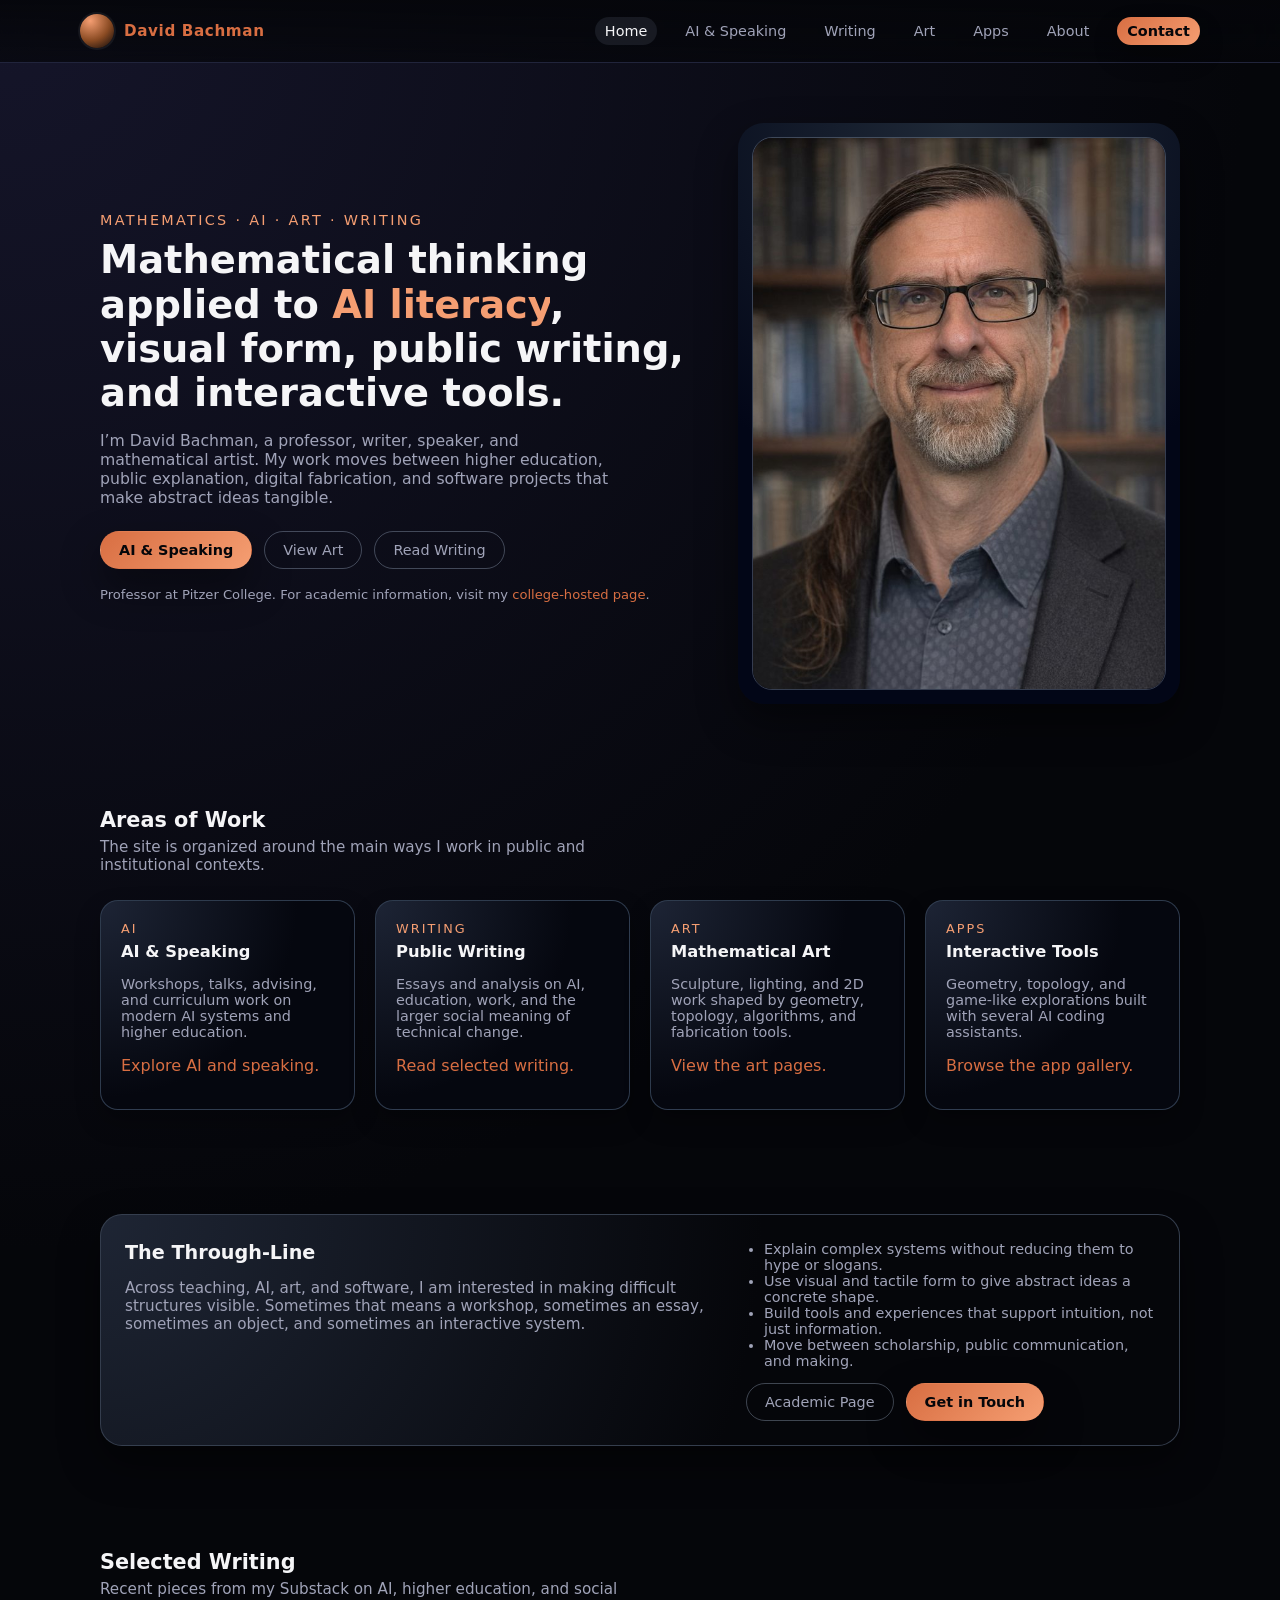
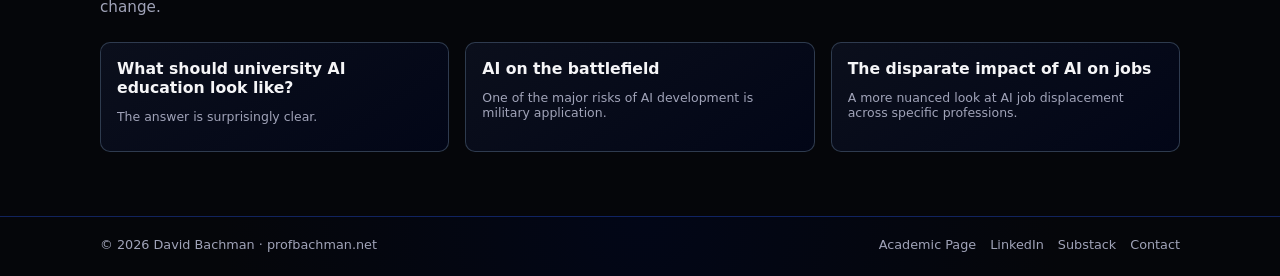
<file: index.html>
<!DOCTYPE html>
<html lang="en">
  <head>
    <meta charset="UTF-8" />
    <title>David Bachman - Mathematics, AI, Writing, and Art</title>
    <meta
      name="description"
      content="David Bachman's work across mathematics, AI literacy, writing, mathematical art, and interactive apps."
    />
    <meta name="viewport" content="width=device-width, initial-scale=1" />
    <link rel="stylesheet" href="style.css?v=20260323" />
  </head>
  <body>
    <header class="site-header">
      <div class="container nav">
        <a href="index.html" class="nav-brand">
          <div class="nav-logo" aria-hidden="true"></div>
          <div class="nav-title">David Bachman</div>
        </a>
        <button class="nav-menu-toggle" id="navToggle">Menu</button>
        <nav class="nav-links" id="navLinks">
          <a href="index.html" class="nav-link" aria-current="page">Home</a>
          <a href="ai-speaking.html" class="nav-link">AI & Speaking</a>
          <a href="writing.html" class="nav-link">Writing</a>
          <a href="art.html" class="nav-link">Art</a>
          <a href="apps.html" class="nav-link">Apps</a>
          <a href="about.html" class="nav-link">About</a>
          <a href="contact.html" class="nav-link nav-link--primary">Contact</a>
        </nav>
      </div>
    </header>

    <main>
      <section class="hero">
        <div class="container hero-grid">
          <div>
            <div class="hero-kicker">Mathematics · AI · Art · Writing</div>
            <h1 class="hero-title">
              Mathematical thinking applied to <span>AI literacy</span>, visual form, public
              writing, and interactive tools.
            </h1>
            <p class="hero-text">
              I’m David Bachman, a professor, writer, speaker, and mathematical artist. My
              work moves between higher education, public explanation, digital fabrication,
              and software projects that make abstract ideas tangible.
            </p>
            <div class="hero-actions">
              <a href="ai-speaking.html" class="button button--primary">AI & Speaking</a>
              <a href="art.html" class="button button--ghost">View Art</a>
              <a href="writing.html" class="button button--ghost">Read Writing</a>
            </div>
            <p class="hero-meta">
              Professor at Pitzer College. For academic information, visit my
              <a href="https://pzacad.pitzer.edu/~dbachman/" target="_blank" rel="noreferrer"
                >college-hosted page</a
              >.
            </p>
          </div>

          <div class="hero-photo-wrap">
            <div class="hero-photo-card">
              <div class="hero-photo-inner">
                <img src="assets/headshot-20260420b.jpg" alt="Portrait of David Bachman" />
              </div>
            </div>
            <div class="hero-orb hero-orb--top"></div>
            <div class="hero-orb hero-orb--bottom"></div>
          </div>
        </div>
      </section>

      <section class="section">
        <div class="container">
          <h2 class="section-heading">Areas of Work</h2>
          <p class="section-subtitle">
            The site is organized around the main ways I work in public and institutional
            contexts.
          </p>
          <div class="card-grid card-grid--4">
            <article class="card">
              <div class="card-label">AI</div>
              <h3 class="card-title">AI & Speaking</h3>
              <p class="card-body">
                Workshops, talks, advising, and curriculum work on modern AI systems and
                higher education.
              </p>
              <p><a href="ai-speaking.html">Explore AI and speaking.</a></p>
            </article>

            <article class="card">
              <div class="card-label">Writing</div>
              <h3 class="card-title">Public Writing</h3>
              <p class="card-body">
                Essays and analysis on AI, education, work, and the larger social meaning of
                technical change.
              </p>
              <p><a href="writing.html">Read selected writing.</a></p>
            </article>

            <article class="card">
              <div class="card-label">Art</div>
              <h3 class="card-title">Mathematical Art</h3>
              <p class="card-body">
                Sculpture, lighting, and 2D work shaped by geometry, topology, algorithms,
                and fabrication tools.
              </p>
              <p><a href="art.html">View the art pages.</a></p>
            </article>

            <article class="card">
              <div class="card-label">Apps</div>
              <h3 class="card-title">Interactive Tools</h3>
              <p class="card-body">
                Geometry, topology, and game-like explorations built with several AI coding
                assistants.
              </p>
              <p><a href="apps.html">Browse the app gallery.</a></p>
            </article>
          </div>
        </div>
      </section>

      <section class="section section--tight">
        <div class="container">
          <div class="callout">
            <div>
              <h2 class="callout-title">The Through-Line</h2>
              <p class="callout-text">
                Across teaching, AI, art, and software, I am interested in making difficult
                structures visible. Sometimes that means a workshop, sometimes an essay,
                sometimes an object, and sometimes an interactive system.
              </p>
            </div>
            <div>
              <ul class="callout-list">
                <li>Explain complex systems without reducing them to hype or slogans.</li>
                <li>Use visual and tactile form to give abstract ideas a concrete shape.</li>
                <li>Build tools and experiences that support intuition, not just information.</li>
                <li>Move between scholarship, public communication, and making.</li>
              </ul>
              <div class="link-cluster" style="margin-top: 14px;">
                <a
                  href="https://pzacad.pitzer.edu/~dbachman/"
                  class="button button--ghost"
                  target="_blank"
                  rel="noreferrer"
                  >Academic Page</a
                >
                <a href="contact.html" class="button button--primary">Get in Touch</a>
              </div>
            </div>
          </div>
        </div>
      </section>

      <section class="section">
        <div class="container">
          <h2 class="section-heading">Selected Writing</h2>
          <p class="section-subtitle">
            Recent pieces from my Substack on AI, higher education, and social change.
          </p>
          <div class="post-grid">
            <a
              href="https://profbachman.substack.com/p/what-should-university-ai-education"
              class="post-card"
              target="_blank"
              rel="noreferrer"
            >
              <h3 class="post-title">What should university AI education look like?</h3>
              <p class="post-meta">The answer is surprisingly clear.</p>
            </a>
            <a
              href="https://profbachman.substack.com/p/ai-on-the-battlefield"
              class="post-card"
              target="_blank"
              rel="noreferrer"
            >
              <h3 class="post-title">AI on the battlefield</h3>
              <p class="post-meta">
                One of the major risks of AI development is military application.
              </p>
            </a>
            <a
              href="https://profbachman.substack.com/p/the-disparate-impact-of-ai-on-jobs"
              class="post-card"
              target="_blank"
              rel="noreferrer"
            >
              <h3 class="post-title">The disparate impact of AI on jobs</h3>
              <p class="post-meta">
                A more nuanced look at AI job displacement across specific professions.
              </p>
            </a>
          </div>
        </div>
      </section>
    </main>

    <footer class="site-footer">
      <div class="container footer-inner">
        <div>© <span id="year"></span> David Bachman · profbachman.net</div>
        <div class="footer-links">
          <a
            href="https://pzacad.pitzer.edu/~dbachman/"
            target="_blank"
            rel="noreferrer"
            >Academic Page</a
          >
          <a
            href="https://www.linkedin.com/in/david-bachman-214b5237a/"
            target="_blank"
            rel="noreferrer"
            >LinkedIn</a
          >
          <a href="https://profbachman.substack.com" target="_blank" rel="noreferrer"
            >Substack</a
          >
          <a href="contact.html">Contact</a>
        </div>
      </div>
    </footer>

    <script>
      document.getElementById("year").textContent = new Date().getFullYear();

      const navToggle = document.getElementById("navToggle");
      const navLinks = document.getElementById("navLinks");
      if (navToggle && navLinks) {
        navToggle.addEventListener("click", () => {
          navToggle.classList.toggle("open");
        });
      }
    </script>
  </body>
</html>
</file>
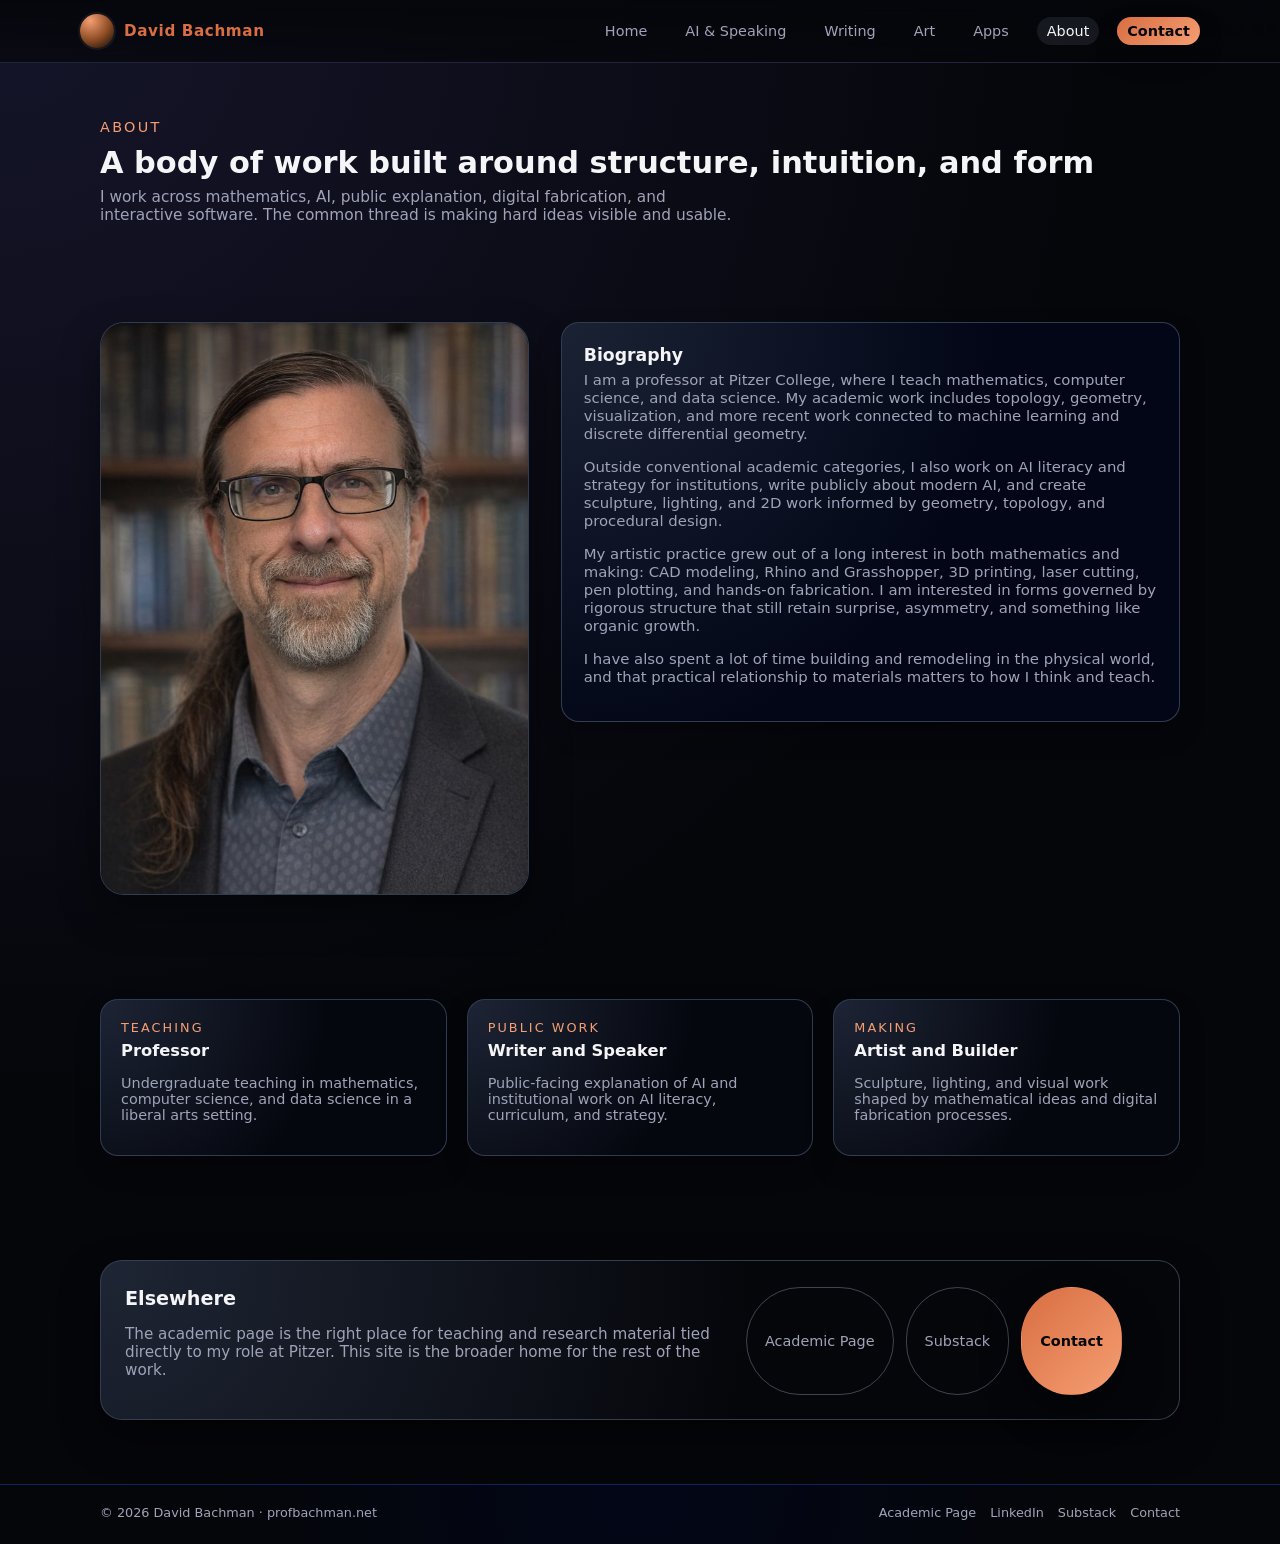
<file: about.html>
<!DOCTYPE html>
<html lang="en">
  <head>
    <meta charset="UTF-8" />
    <title>About - David Bachman</title>
    <meta
      name="description"
      content="About David Bachman's work across mathematics, AI, art, and public communication."
    />
    <meta name="viewport" content="width=device-width, initial-scale=1" />
    <link rel="stylesheet" href="style.css?v=20260323" />
  </head>
  <body>
    <header class="site-header">
      <div class="container nav">
        <a href="index.html" class="nav-brand">
          <div class="nav-logo" aria-hidden="true"></div>
          <div class="nav-title">David Bachman</div>
        </a>
        <button class="nav-menu-toggle" id="navToggle">Menu</button>
        <nav class="nav-links" id="navLinks">
          <a href="index.html" class="nav-link">Home</a>
          <a href="ai-speaking.html" class="nav-link">AI & Speaking</a>
          <a href="writing.html" class="nav-link">Writing</a>
          <a href="art.html" class="nav-link">Art</a>
          <a href="apps.html" class="nav-link">Apps</a>
          <a href="about.html" class="nav-link" aria-current="page">About</a>
          <a href="contact.html" class="nav-link nav-link--primary">Contact</a>
        </nav>
      </div>
    </header>

    <main>
      <section class="page-hero">
        <div class="container">
          <div class="hero-kicker">About</div>
          <h1 class="page-hero-title">A body of work built around structure, intuition, and form</h1>
          <p class="page-hero-subtitle">
            I work across mathematics, AI, public explanation, digital fabrication, and
            interactive software. The common thread is making hard ideas visible and usable.
          </p>
        </div>
      </section>

      <section class="section">
        <div class="container bio-grid">
          <div class="media-card">
            <img src="assets/headshot-20260420b.jpg" alt="Portrait of David Bachman" />
          </div>

          <div class="panel">
            <h3>Biography</h3>
            <p>
              I am a professor at Pitzer College, where I teach mathematics, computer
              science, and data science. My academic work includes topology, geometry,
              visualization, and more recent work connected to machine learning and discrete
              differential geometry.
            </p>
            <p>
              Outside conventional academic categories, I also work on AI literacy and
              strategy for institutions, write publicly about modern AI, and create sculpture,
              lighting, and 2D work informed by geometry, topology, and procedural design.
            </p>
            <p>
              My artistic practice grew out of a long interest in both mathematics and making:
              CAD modeling, Rhino and Grasshopper, 3D printing, laser cutting, pen plotting,
              and hands-on fabrication. I am interested in forms governed by rigorous
              structure that still retain surprise, asymmetry, and something like organic
              growth.
            </p>
            <p>
              I have also spent a lot of time building and remodeling in the physical world,
              and that practical relationship to materials matters to how I think and teach.
            </p>
          </div>
        </div>
      </section>

      <section class="section section--tight">
        <div class="container card-grid">
          <article class="card">
            <div class="card-label">Teaching</div>
            <h3 class="card-title">Professor</h3>
            <p class="card-body">
              Undergraduate teaching in mathematics, computer science, and data science in a
              liberal arts setting.
            </p>
          </article>
          <article class="card">
            <div class="card-label">Public Work</div>
            <h3 class="card-title">Writer and Speaker</h3>
            <p class="card-body">
              Public-facing explanation of AI and institutional work on AI literacy,
              curriculum, and strategy.
            </p>
          </article>
          <article class="card">
            <div class="card-label">Making</div>
            <h3 class="card-title">Artist and Builder</h3>
            <p class="card-body">
              Sculpture, lighting, and visual work shaped by mathematical ideas and digital
              fabrication processes.
            </p>
          </article>
        </div>
      </section>

      <section class="section">
        <div class="container">
          <div class="callout">
            <div>
              <h2 class="callout-title">Elsewhere</h2>
              <p class="callout-text">
                The academic page is the right place for teaching and research material tied
                directly to my role at Pitzer. This site is the broader home for the rest of
                the work.
              </p>
            </div>
            <div class="link-cluster">
              <a
                href="https://pzacad.pitzer.edu/~dbachman/"
                class="button button--ghost"
                target="_blank"
                rel="noreferrer"
                >Academic Page</a
              >
              <a
                href="https://profbachman.substack.com"
                class="button button--ghost"
                target="_blank"
                rel="noreferrer"
                >Substack</a
              >
              <a href="contact.html" class="button button--primary">Contact</a>
            </div>
          </div>
        </div>
      </section>
    </main>

    <footer class="site-footer">
      <div class="container footer-inner">
        <div>© <span id="year"></span> David Bachman · profbachman.net</div>
        <div class="footer-links">
          <a
            href="https://pzacad.pitzer.edu/~dbachman/"
            target="_blank"
            rel="noreferrer"
            >Academic Page</a
          >
          <a
            href="https://www.linkedin.com/in/david-bachman-214b5237a/"
            target="_blank"
            rel="noreferrer"
            >LinkedIn</a
          >
          <a href="https://profbachman.substack.com" target="_blank" rel="noreferrer"
            >Substack</a
          >
          <a href="contact.html">Contact</a>
        </div>
      </div>
    </footer>

    <script>
      document.getElementById("year").textContent = new Date().getFullYear();
      const navToggle = document.getElementById("navToggle");
      const navLinks = document.getElementById("navLinks");
      if (navToggle && navLinks) {
        navToggle.addEventListener("click", () => {
          navToggle.classList.toggle("open");
        });
      }
    </script>
  </body>
</html>
</file>
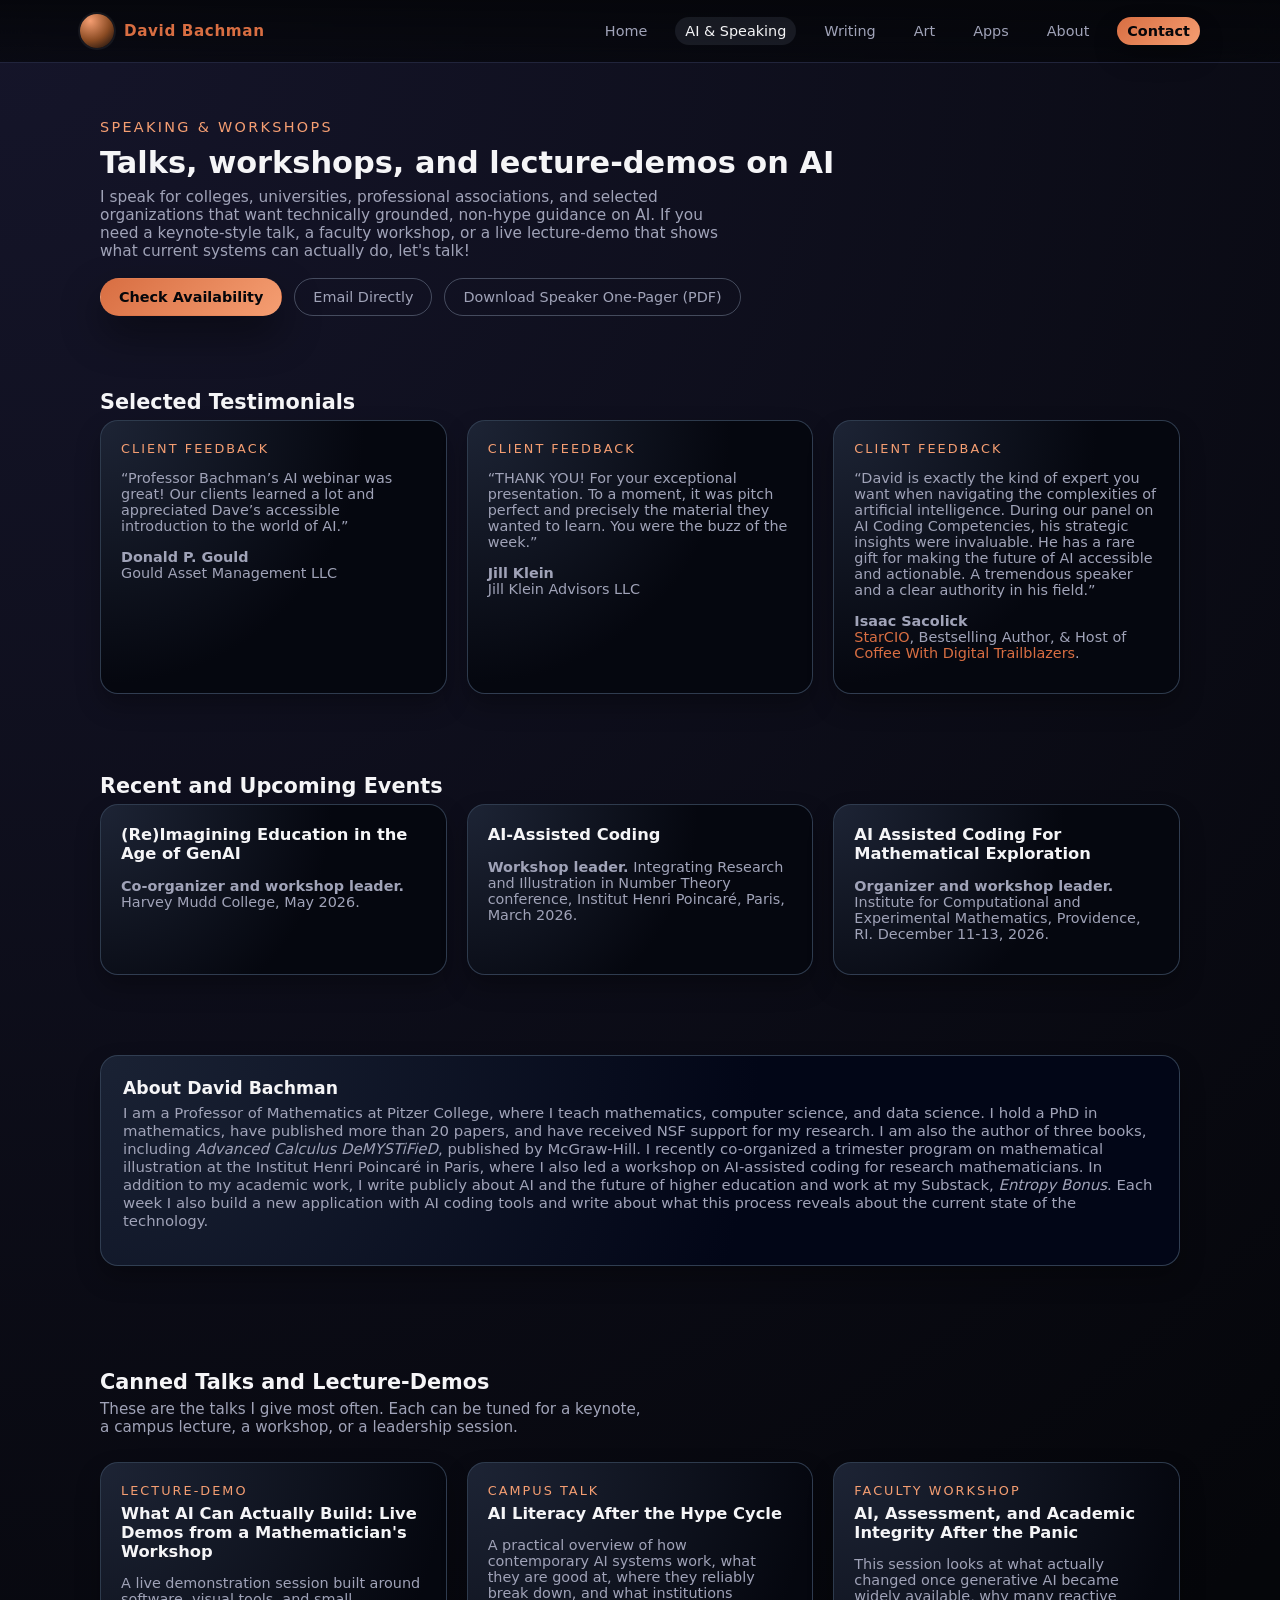
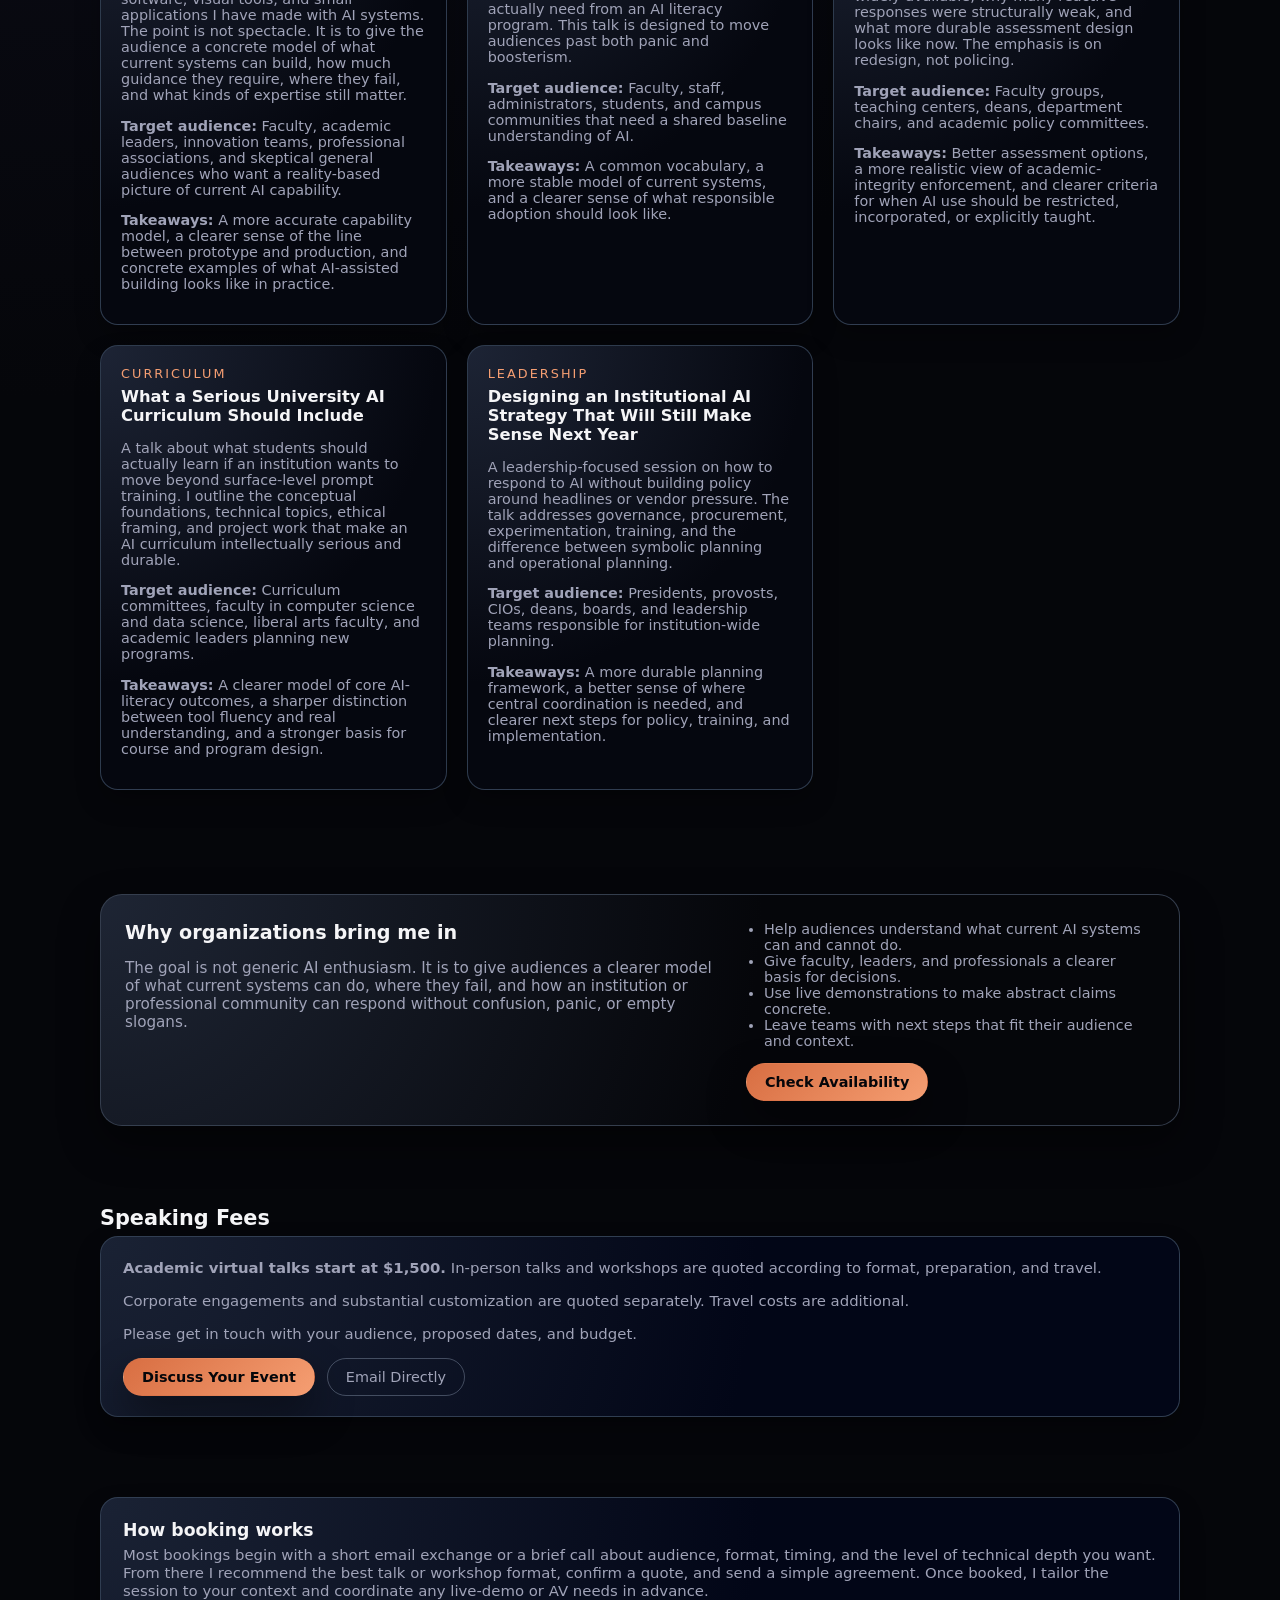
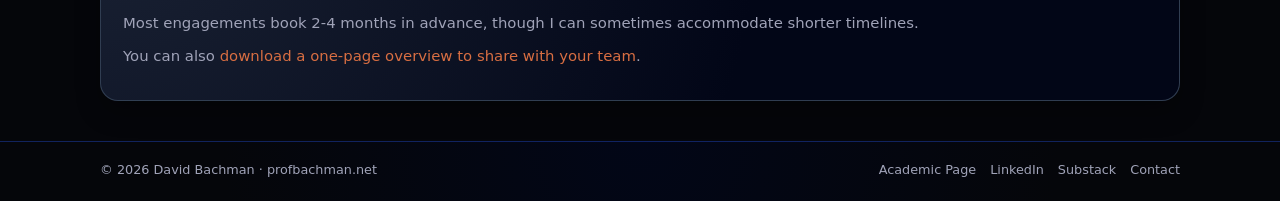
<file: ai-speaking.html>
<!DOCTYPE html>
<html lang="en">
  <head>
    <meta charset="UTF-8" />
    <title>AI and Speaking - David Bachman</title>
    <meta
      name="description"
      content="Paid AI talks, workshops, and lecture-demos by David Bachman for colleges, universities, and professional audiences."
    />
    <meta name="viewport" content="width=device-width, initial-scale=1" />
    <link rel="stylesheet" href="style.css?v=20260323" />
  </head>
  <body>
    <header class="site-header">
      <div class="container nav">
        <a href="index.html" class="nav-brand">
          <div class="nav-logo" aria-hidden="true"></div>
          <div class="nav-title">David Bachman</div>
        </a>
        <button class="nav-menu-toggle" id="navToggle">Menu</button>
        <nav class="nav-links" id="navLinks">
          <a href="index.html" class="nav-link">Home</a>
          <a href="ai-speaking.html" class="nav-link" aria-current="page">AI & Speaking</a>
          <a href="writing.html" class="nav-link">Writing</a>
          <a href="art.html" class="nav-link">Art</a>
          <a href="apps.html" class="nav-link">Apps</a>
          <a href="about.html" class="nav-link">About</a>
          <a href="contact.html" class="nav-link nav-link--primary">Contact</a>
        </nav>
      </div>
    </header>

    <main>
      <section class="page-hero">
        <div class="container">
          <div class="hero-kicker">Speaking & Workshops</div>
          <h1 class="page-hero-title">Talks, workshops, and lecture-demos on AI</h1>
          <p class="page-hero-subtitle">
            I speak for colleges, universities, professional associations, and selected
            organizations that want technically grounded, non-hype guidance on AI. If you
            need a keynote-style talk, a faculty workshop, or a live lecture-demo that
            shows what current systems can actually do, let's talk!
          </p>
          <div class="link-cluster" style="margin-top: 18px;">
            <a href="contact.html" class="button button--primary">Check Availability</a>
            <a href="mailto:davbachman@gmail.com" class="button button--ghost"
              >Email Directly</a
            >
            <a
              href="assets/david-bachman-speaker-one-pager.pdf"
              class="button button--ghost"
              download
              >Download Speaker One-Pager (PDF)</a
            >
          </div>
        </div>
      </section>

      <section class="section section--tight">
        <div class="container">
          <h2 class="section-heading">Selected Testimonials</h2>
          <div class="card-grid">
            <article class="card">
              <div class="card-label">Client Feedback</div>
              <p class="card-body">
                “Professor Bachman’s AI webinar was great! Our clients learned a lot and
                appreciated Dave’s accessible introduction to the world of AI.”
              </p>
              <p class="card-body">
                <strong>Donald P. Gould</strong><br />
                Gould Asset Management LLC
              </p>
            </article>

            <article class="card">
              <div class="card-label">Client Feedback</div>
              <p class="card-body">
                “THANK YOU! For your exceptional presentation. To a moment, it was pitch
                perfect and precisely the material they wanted to learn. You were the buzz
                of the week.”
              </p>
              <p class="card-body">
                <strong>Jill Klein</strong><br />
                Jill Klein Advisors LLC
              </p>
            </article>

            <article class="card">
              <div class="card-label">Client Feedback</div>
              <p class="card-body">
                “David is exactly the kind of expert you want when navigating the
                complexities of artificial intelligence. During our panel on AI Coding
                Competencies, his strategic insights were invaluable. He has a rare gift
                for making the future of AI accessible and actionable. A tremendous speaker
                and a clear authority in his field.”
              </p>
              <p class="card-body">
                <strong>Isaac Sacolick</strong><br />
                <a href="https://www.starcio.com" target="_blank" rel="noreferrer"
                  >StarCIO</a
                >, Bestselling Author, &amp; Host of
                <a
                  href="https://drive.starcio.com/coffee-with-digital-trailblazers/"
                  target="_blank"
                  rel="noreferrer"
                  >Coffee With Digital Trailblazers</a
                >.
              </p>
            </article>
          </div>
        </div>
      </section>

      <section class="section section--tight">
        <div class="container">
          <h2 class="section-heading">Recent and Upcoming Events</h2>
          <div class="card-grid">
            <article class="card">
              <h3 class="card-title">(Re)Imagining Education in the Age of GenAI</h3>
              <p class="card-body">
                <strong>Co-organizer and workshop leader.</strong> Harvey Mudd College,
                May 2026.
              </p>
            </article>
            <article class="card">
              <h3 class="card-title">AI-Assisted Coding</h3>
              <p class="card-body">
                <strong>Workshop leader.</strong> Integrating Research and Illustration in
                Number Theory conference, Institut Henri Poincaré, Paris, March 2026.
              </p>
            </article>

            <article class="card">
              <h3 class="card-title">AI Assisted Coding For Mathematical Exploration</h3>
              <p class="card-body">
                <strong>Organizer and workshop leader.</strong> Institute for Computational
                and Experimental Mathematics, Providence, RI. December 11-13, 2026.
              </p>
            </article>
          </div>
        </div>
      </section>

      <section class="section section--tight">
        <div class="container">
          <article class="panel">
            <h3>About David Bachman</h3>
            <p>
              I am a Professor of Mathematics at Pitzer College, where I teach mathematics,
              computer science, and data science. I hold a PhD in mathematics, have
              published more than 20 papers, and have received NSF support for my research.
              I am also the author of three books, including
              <em>Advanced Calculus DeMYSTiFieD</em>, published by McGraw-Hill. I recently
              co-organized a trimester program on mathematical illustration at the Institut
              Henri Poincaré in Paris, where I also led a workshop on AI-assisted coding
              for research mathematicians. In addition to my academic work, I write
              publicly about AI and the future of higher education and work at my
              Substack, <em>Entropy Bonus</em>. Each week I also build a new application
              with AI coding tools and write about what this process reveals about the
              current state of the technology.
            </p>
          </article>
        </div>
      </section>

      <section class="section">
        <div class="container">
          <h2 class="section-heading">Canned Talks and Lecture-Demos</h2>
          <p class="section-subtitle">
            These are the talks I give most often. Each can be tuned for a keynote, a campus
            lecture, a workshop, or a leadership session.
          </p>
          <div class="card-grid">
            <article class="card">
              <div class="card-label">Lecture-Demo</div>
              <h3 class="card-title">
                What AI Can Actually Build: Live Demos from a Mathematician&apos;s Workshop
              </h3>
              <p class="card-body">
                A live demonstration session built around software, visual tools, and
                small applications I have made with AI systems. The point is not spectacle.
                It is to give the audience a concrete model of what current systems can
                build, how much guidance they require, where they fail, and what kinds of
                expertise still matter.
              </p>
              <p class="card-body">
                <strong>Target audience:</strong> Faculty, academic leaders, innovation
                teams, professional associations, and skeptical general audiences who want a
                reality-based picture of current AI capability.
              </p>
              <p class="card-body">
                <strong>Takeaways:</strong> A more accurate capability model, a clearer
                sense of the line between prototype and production, and concrete examples of
                what AI-assisted building looks like in practice.
              </p>
            </article>

            <article class="card">
              <div class="card-label">Campus Talk</div>
              <h3 class="card-title">AI Literacy After the Hype Cycle</h3>
              <p class="card-body">
                A practical overview of how contemporary AI systems work, what they are good
                at, where they reliably break down, and what institutions actually need from
                an AI literacy program. This talk is designed to move audiences past both
                panic and boosterism.
              </p>
              <p class="card-body">
                <strong>Target audience:</strong> Faculty, staff, administrators, students,
                and campus communities that need a shared baseline understanding of AI.
              </p>
              <p class="card-body">
                <strong>Takeaways:</strong> A common vocabulary, a more stable model of
                current systems, and a clearer sense of what responsible adoption should look
                like.
              </p>
            </article>

            <article class="card">
              <div class="card-label">Faculty Workshop</div>
              <h3 class="card-title">AI, Assessment, and Academic Integrity After the Panic</h3>
              <p class="card-body">
                This session looks at what actually changed once generative AI became widely
                available, why many reactive responses were structurally weak, and what more
                durable assessment design looks like now. The emphasis is on redesign, not
                policing.
              </p>
              <p class="card-body">
                <strong>Target audience:</strong> Faculty groups, teaching centers, deans,
                department chairs, and academic policy committees.
              </p>
              <p class="card-body">
                <strong>Takeaways:</strong> Better assessment options, a more realistic view
                of academic-integrity enforcement, and clearer criteria for when AI use
                should be restricted, incorporated, or explicitly taught.
              </p>
            </article>

            <article class="card">
              <div class="card-label">Curriculum</div>
              <h3 class="card-title">What a Serious University AI Curriculum Should Include</h3>
              <p class="card-body">
                A talk about what students should actually learn if an institution wants to
                move beyond surface-level prompt training. I outline the conceptual
                foundations, technical topics, ethical framing, and project work that make
                an AI curriculum intellectually serious and durable.
              </p>
              <p class="card-body">
                <strong>Target audience:</strong> Curriculum committees, faculty in computer
                science and data science, liberal arts faculty, and academic leaders planning
                new programs.
              </p>
              <p class="card-body">
                <strong>Takeaways:</strong> A clearer model of core AI-literacy outcomes, a
                sharper distinction between tool fluency and real understanding, and a
                stronger basis for course and program design.
              </p>
            </article>

            <article class="card">
              <div class="card-label">Leadership</div>
              <h3 class="card-title">
                Designing an Institutional AI Strategy That Will Still Make Sense Next Year
              </h3>
              <p class="card-body">
                A leadership-focused session on how to respond to AI without building policy
                around headlines or vendor pressure. The talk addresses governance,
                procurement, experimentation, training, and the difference between symbolic
                planning and operational planning.
              </p>
              <p class="card-body">
                <strong>Target audience:</strong> Presidents, provosts, CIOs, deans, boards,
                and leadership teams responsible for institution-wide planning.
              </p>
              <p class="card-body">
                <strong>Takeaways:</strong> A more durable planning framework, a better sense
                of where central coordination is needed, and clearer next steps for policy,
                training, and implementation.
              </p>
            </article>
          </div>
        </div>
      </section>

      <section class="section section--tight">
        <div class="container">
          <div class="callout">
            <div>
              <h2 class="callout-title">Why organizations bring me in</h2>
              <p class="callout-text">
                The goal is not generic AI enthusiasm. It is to give audiences a clearer
                model of what current systems can do, where they fail, and how an
                institution or professional community can respond without confusion, panic,
                or empty slogans.
              </p>
            </div>
            <div>
              <ul class="callout-list">
                <li>Help audiences understand what current AI systems can and cannot do.</li>
                <li>Give faculty, leaders, and professionals a clearer basis for decisions.</li>
                <li>Use live demonstrations to make abstract claims concrete.</li>
                <li>Leave teams with next steps that fit their audience and context.</li>
              </ul>
              <div class="link-cluster" style="margin-top: 14px;">
                <a href="contact.html" class="button button--primary">Check Availability</a>
              </div>
            </div>
          </div>
        </div>
      </section>

      <section class="section section--tight" id="speaking-fees">
        <div class="container">
          <h2 class="section-heading">Speaking Fees</h2>
          <article class="panel">
            <p>
              <strong>Academic virtual talks start at $1,500.</strong> In-person talks and
              workshops are quoted according to format, preparation, and travel.
            </p>
            <p>
              Corporate engagements and substantial customization are quoted separately.
              Travel costs are additional.
            </p>
            <p>
              Please get in touch with your audience, proposed dates, and budget.
            </p>
            <div class="link-cluster">
              <a href="contact.html" class="button button--primary">Discuss Your Event</a>
              <a href="mailto:davbachman@gmail.com" class="button button--ghost">Email Directly</a>
            </div>
          </article>
        </div>
      </section>

      <section class="section section--tight">
        <div class="container">
          <article class="panel">
            <h3>How booking works</h3>
            <p>
              Most bookings begin with a short email exchange or a brief call about audience,
              format, timing, and the level of technical depth you want. From there I
              recommend the best talk or workshop format, confirm a quote, and send a simple
              agreement. Once booked, I tailor the session to your
              context and coordinate any live-demo or AV needs in advance.
            </p>
            <p>
              Most engagements book 2-4 months in advance, though I can sometimes
              accommodate shorter timelines.
            </p>
            <p>
              You can also
              <a href="assets/david-bachman-speaker-one-pager.pdf" download
                >download a one-page overview to share with your team</a
              >.
            </p>
          </article>
        </div>
      </section>
    </main>

    <footer class="site-footer">
      <div class="container footer-inner">
        <div>© <span id="year"></span> David Bachman · profbachman.net</div>
        <div class="footer-links">
          <a
            href="https://pzacad.pitzer.edu/~dbachman/"
            target="_blank"
            rel="noreferrer"
            >Academic Page</a
          >
          <a
            href="https://www.linkedin.com/in/david-bachman-214b5237a/"
            target="_blank"
            rel="noreferrer"
            >LinkedIn</a
          >
          <a href="https://profbachman.substack.com" target="_blank" rel="noreferrer"
            >Substack</a
          >
          <a href="contact.html">Contact</a>
        </div>
      </div>
    </footer>

    <script>
      document.getElementById("year").textContent = new Date().getFullYear();
      const navToggle = document.getElementById("navToggle");
      const navLinks = document.getElementById("navLinks");
      if (navToggle && navLinks) {
        navToggle.addEventListener("click", () => {
          navToggle.classList.toggle("open");
        });
      }
    </script>
  </body>
</html>
</file>
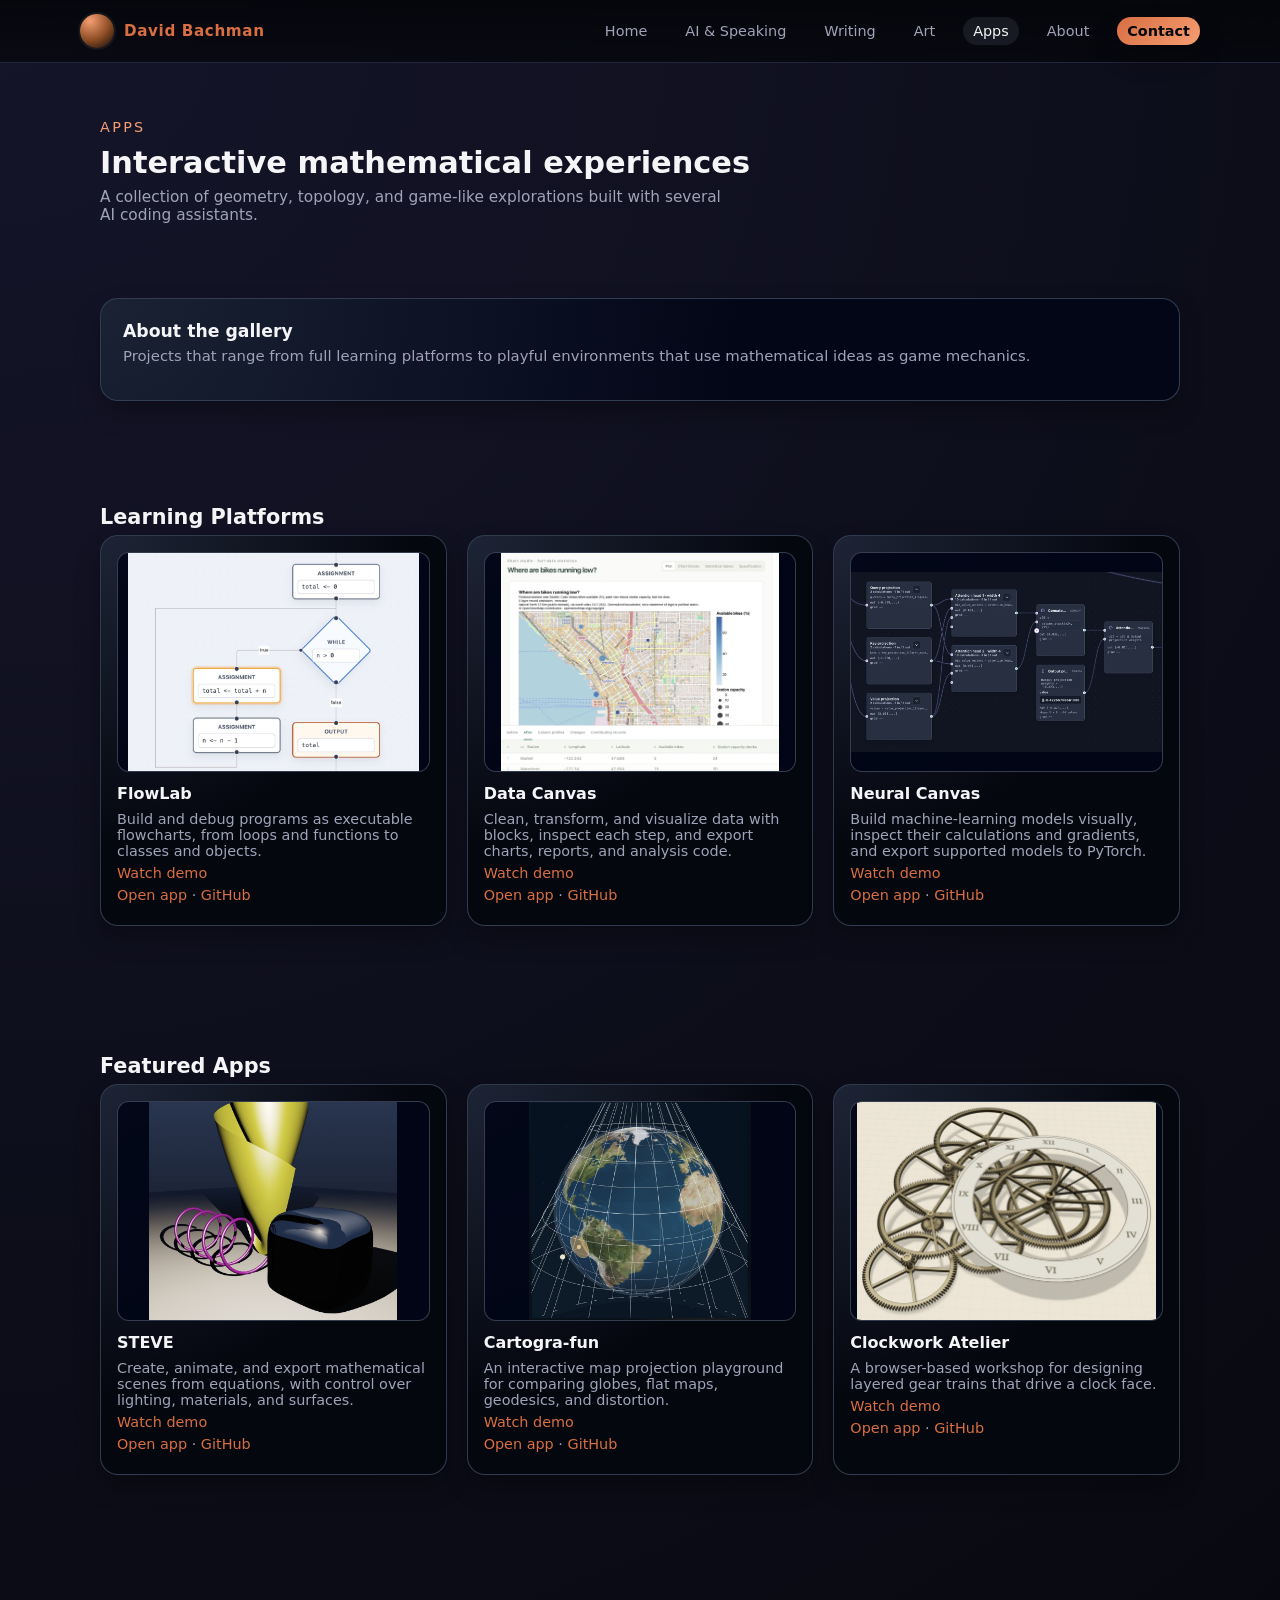
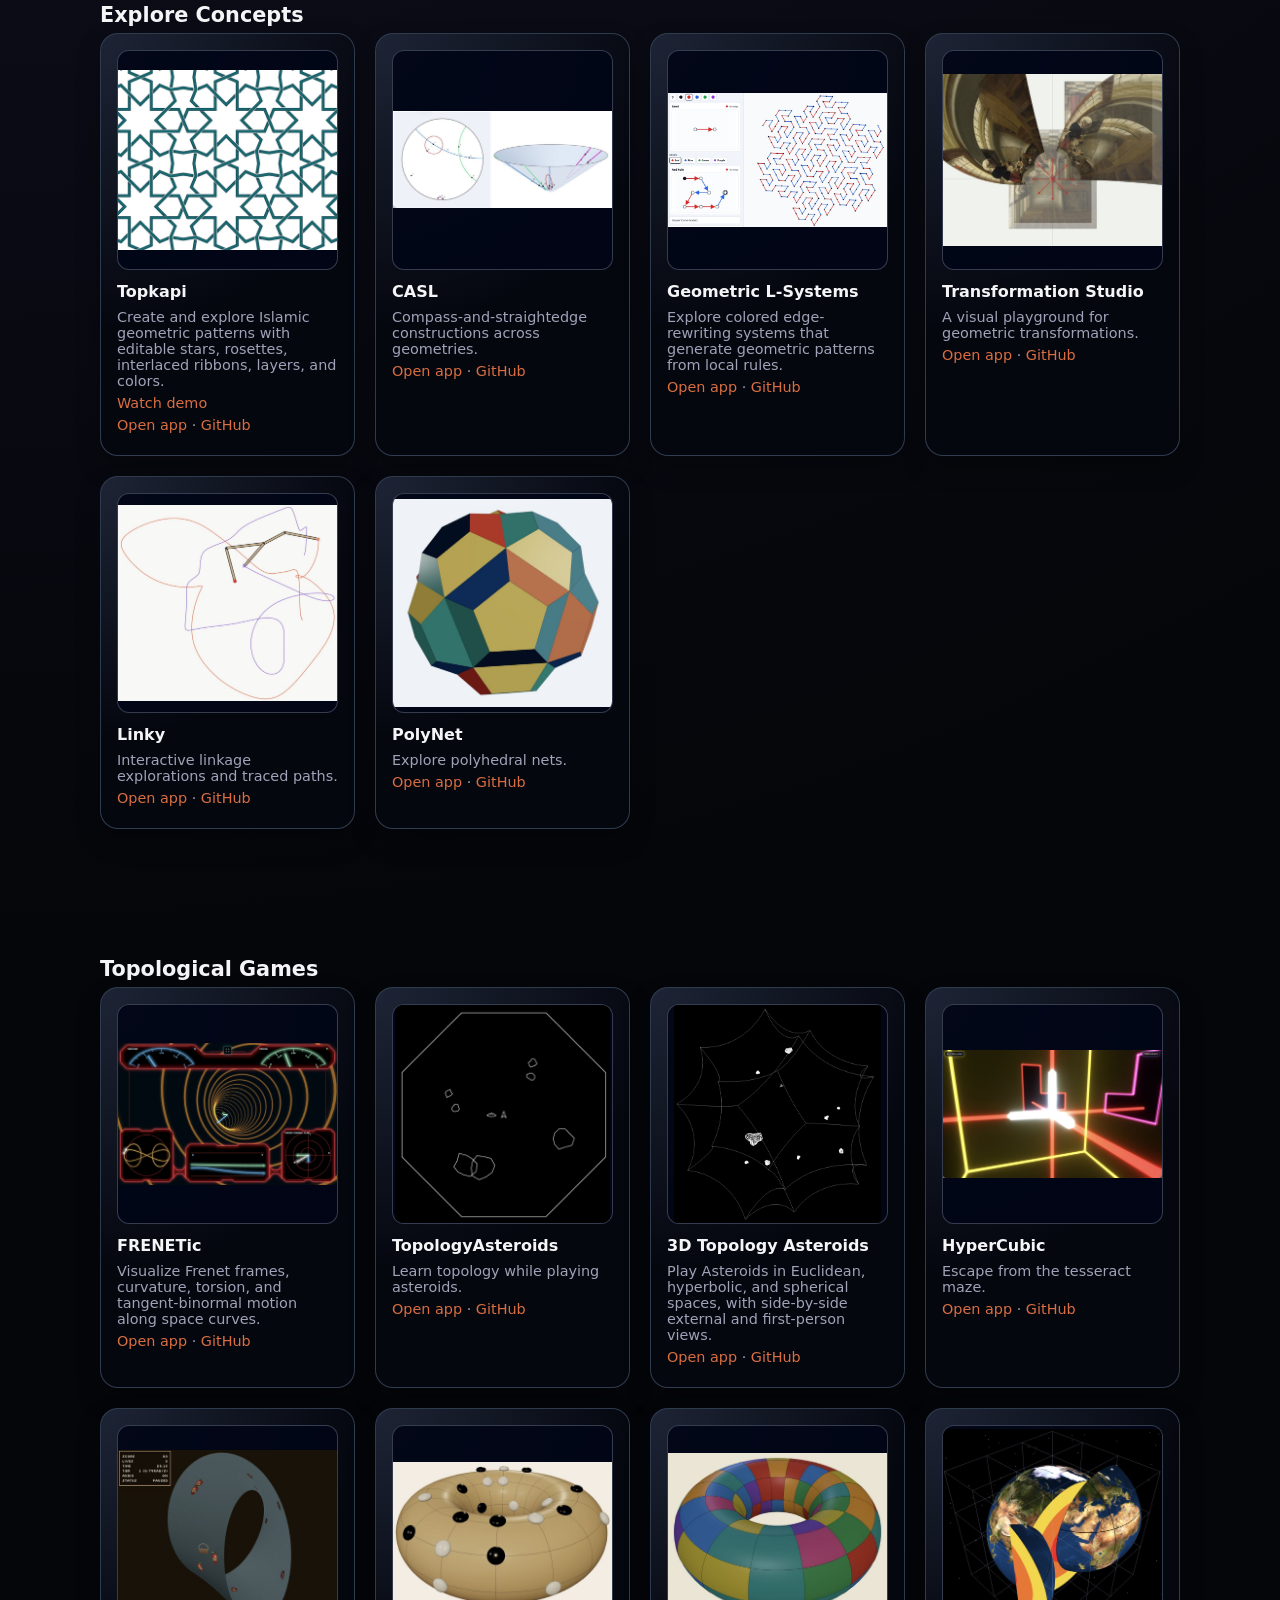
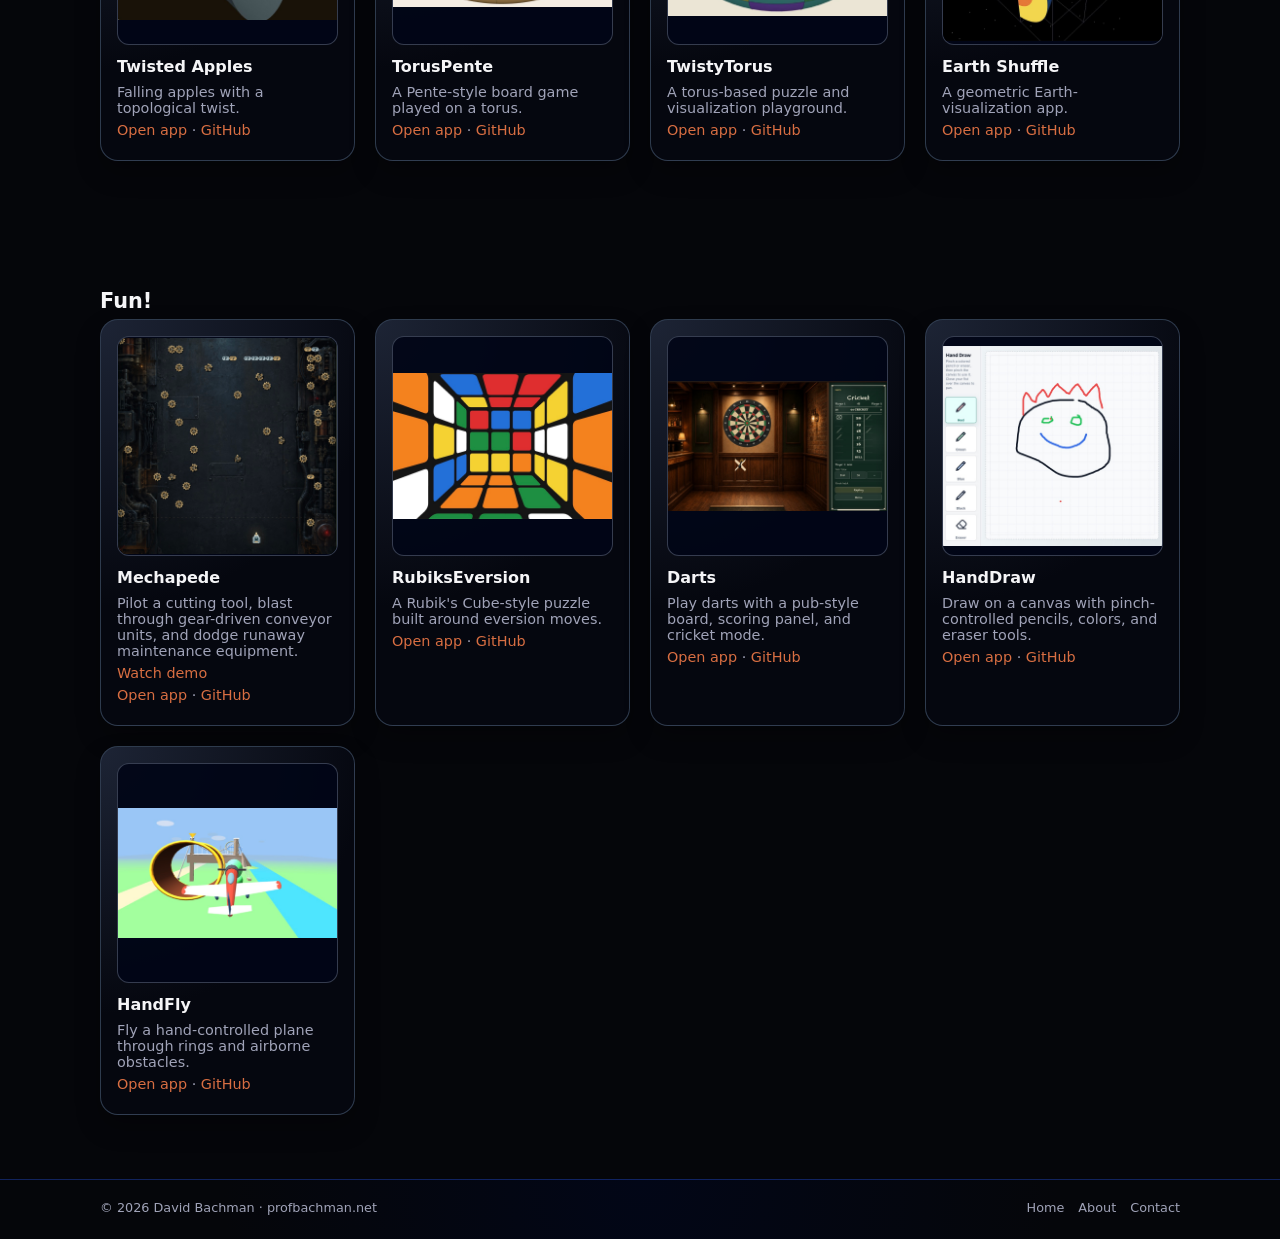
<file: apps.html>
<!DOCTYPE html>
<html lang="en">
  <head>
    <meta charset="UTF-8" />
    <title>Apps - David Bachman</title>
    <meta
      name="description"
      content="Interactive apps and game-like mathematical explorations by David Bachman."
    />
    <meta name="viewport" content="width=device-width, initial-scale=1" />
    <link rel="stylesheet" href="style.css?v=20260323" />
  </head>
  <body>
    <header class="site-header">
      <div class="container nav">
        <a href="index.html" class="nav-brand">
          <div class="nav-logo" aria-hidden="true"></div>
          <div class="nav-title">David Bachman</div>
        </a>
        <button class="nav-menu-toggle" id="navToggle">Menu</button>
        <nav class="nav-links" id="navLinks">
          <a href="index.html" class="nav-link">Home</a>
          <a href="ai-speaking.html" class="nav-link">AI & Speaking</a>
          <a href="writing.html" class="nav-link">Writing</a>
          <a href="art.html" class="nav-link">Art</a>
          <a href="apps.html" class="nav-link" aria-current="page">Apps</a>
          <a href="about.html" class="nav-link">About</a>
          <a href="contact.html" class="nav-link nav-link--primary">Contact</a>
        </nav>
      </div>
    </header>

    <main>
      <section class="page-hero">
        <div class="container">
          <div class="hero-kicker">Apps</div>
          <h1 class="page-hero-title">Interactive mathematical experiences</h1>
          <p class="page-hero-subtitle">
            A collection of geometry, topology, and game-like explorations built with several
            AI coding assistants.
          </p>
        </div>
      </section>

      <section class="section section--tight">
        <div class="container">
          <article class="panel">
            <h3>About the gallery</h3>
            <p>
              Projects that range from full learning platforms to playful environments that use mathematical ideas as game mechanics.
            </p>
          </article>
        </div>
      </section>

      <section class="section">
        <div class="container">
          <h2 class="section-heading">Learning Platforms</h2>
          <div class="app-grid">
            <article class="app-card">
              <img src="assets/apps/flowlab.jpg" alt="FlowLab screenshot" class="app-image" />
              <h3>FlowLab</h3>
              <p>Build and debug programs as executable flowcharts, from loops and functions to classes and objects.</p>
              <p><a href="assets/demos/flowlab-demo.mp4" data-demo="FlowLab" aria-haspopup="dialog">Watch demo</a></p>
              <p><a href="https://davbachman.github.io/FlowLab/" target="_blank" rel="noreferrer">Open app</a> · <a href="https://github.com/davbachman/FlowLab" target="_blank" rel="noreferrer">GitHub</a></p>
            </article>
            <article class="app-card">
              <img src="assets/apps/data-canvas.webp" alt="Data Canvas screenshot showing a map of bike availability and a data table" class="app-image" />
              <h3>Data Canvas</h3>
              <p>Clean, transform, and visualize data with blocks, inspect each step, and export charts, reports, and analysis code.</p>
              <p><a href="assets/demos/data-canvas-demo.mp4" data-demo="Data Canvas" aria-haspopup="dialog">Watch demo</a></p>
              <p><a href="https://davbachman.github.io/DataCanvas/" target="_blank" rel="noreferrer">Open app</a> · <a href="https://github.com/davbachman/DataCanvas" target="_blank" rel="noreferrer">GitHub</a></p>
            </article>
            <article class="app-card">
              <img src="assets/apps/neural-canvas.webp" alt="Neural Canvas screenshot" class="app-image" />
              <h3>Neural Canvas</h3>
              <p>Build machine-learning models visually, inspect their calculations and gradients, and export supported models to PyTorch.</p>
              <p><a href="assets/demos/neural-canvas-demo.mp4" data-demo="Neural Canvas" aria-haspopup="dialog">Watch demo</a></p>
              <p><a href="https://davbachman.github.io/NeuralCanvas/" target="_blank" rel="noreferrer">Open app</a> · <a href="https://github.com/davbachman/NeuralCanvas" target="_blank" rel="noreferrer">GitHub</a></p>
            </article>
          </div>
        </div>
      </section>

      <section class="section">
        <div class="container">
          <h2 class="section-heading">Featured Apps</h2>
          <div class="app-grid">
            <article class="app-card">
              <img src="assets/apps/steve.jpg" alt="STEVE screenshot" class="app-image" />
              <h3>STEVE</h3>
              <p>Create, animate, and export mathematical scenes from equations, with control over lighting, materials, and surfaces.</p>
              <p><a href="assets/demos/steve-demo.mp4" data-demo="STEVE" aria-haspopup="dialog">Watch demo</a></p>
              <p><a href="https://davbachman.github.io/STEVE/" target="_blank" rel="noreferrer">Open app</a> · <a href="https://github.com/davbachman/STEVE" target="_blank" rel="noreferrer">GitHub</a></p>
            </article>
            <article class="app-card">
              <img src="assets/apps/cartogra-fun.jpg" alt="Cartogra-fun screenshot" class="app-image" />
              <h3>Cartogra-fun</h3>
              <p>An interactive map projection playground for comparing globes, flat maps, geodesics, and distortion.</p>
              <p><a href="assets/demos/cartogra-fun-demo.mp4" data-demo="Cartogra-fun" aria-haspopup="dialog">Watch demo</a></p>
              <p><a href="https://davbachman.github.io/Cartogra-fun/" target="_blank" rel="noreferrer">Open app</a> · <a href="https://github.com/davbachman/Cartogra-fun" target="_blank" rel="noreferrer">GitHub</a></p>
            </article>
            <article class="app-card">
              <img src="assets/apps/clockwork-atelier.webp" alt="Clockwork Atelier screenshot" class="app-image" />
              <h3>Clockwork Atelier</h3>
              <p>A browser-based workshop for designing layered gear trains that drive a clock face.</p>
              <p><a href="assets/demos/clockwork-atelier-demo.mp4" data-demo="Clockwork Atelier" aria-haspopup="dialog">Watch demo</a></p>
              <p><a href="https://davbachman.github.io/ClockworkAtelier/" target="_blank" rel="noreferrer">Open app</a> · <a href="https://github.com/davbachman/ClockworkAtelier" target="_blank" rel="noreferrer">GitHub</a></p>
            </article>
          </div>
        </div>
      </section>

      <section class="section">
        <div class="container">
          <h2 class="section-heading">Explore Concepts</h2>
          <div class="app-grid">
            <article class="app-card">
              <img src="assets/apps/topkapi.jpg" alt="Topkapi Islamic geometric pattern" class="app-image" />
              <h3>Topkapi</h3>
              <p>Create and explore Islamic geometric patterns with editable stars, rosettes, interlaced ribbons, layers, and colors.</p>
              <p><a href="assets/demos/topkapi-demo.mp4" data-demo="Topkapi" aria-haspopup="dialog">Watch demo</a></p>
              <p><a href="https://davbachman.github.io/Topkapi/" target="_blank" rel="noreferrer">Open app</a> · <a href="https://github.com/davbachman/Topkapi" target="_blank" rel="noreferrer">GitHub</a></p>
            </article>
            <article class="app-card">
              <img src="assets/apps/casl.jpg" alt="CASL screenshot" class="app-image" />
              <h3>CASL</h3>
              <p>Compass-and-straightedge constructions across geometries.</p>
              <p><a href="https://davbachman.github.io/CASL/" target="_blank" rel="noreferrer">Open app</a> · <a href="https://github.com/davbachman/CASL" target="_blank" rel="noreferrer">GitHub</a></p>
            </article>
            <article class="app-card">
              <img src="assets/apps/geometric-l-systems.jpg" alt="Geometric L-Systems screenshot" class="app-image" />
              <h3>Geometric L-Systems</h3>
              <p>Explore colored edge-rewriting systems that generate geometric patterns from local rules.</p>
              <p><a href="https://davbachman.github.io/Geometric-L-Systems/" target="_blank" rel="noreferrer">Open app</a> · <a href="https://github.com/davbachman/Geometric-L-Systems" target="_blank" rel="noreferrer">GitHub</a></p>
            </article>
            <article class="app-card">
              <img src="assets/apps/transformation-studio.jpg" alt="Transformation Studio screenshot" class="app-image" />
              <h3>Transformation Studio</h3>
              <p>A visual playground for geometric transformations.</p>
              <p><a href="https://davbachman.github.io/TransformationStudio/" target="_blank" rel="noreferrer">Open app</a> · <a href="https://github.com/davbachman/TransformationStudio" target="_blank" rel="noreferrer">GitHub</a></p>
            </article>
            <article class="app-card">
              <img src="assets/apps/linky.jpg" alt="Linky screenshot" class="app-image" />
              <h3>Linky</h3>
              <p>Interactive linkage explorations and traced paths.</p>
              <p><a href="https://davbachman.github.io/Linky/" target="_blank" rel="noreferrer">Open app</a> · <a href="https://github.com/davbachman/Linky" target="_blank" rel="noreferrer">GitHub</a></p>
            </article>
            <article class="app-card">
              <img src="assets/apps/polynet.jpg" alt="PolyNet screenshot" class="app-image" />
              <h3>PolyNet</h3>
              <p>Explore polyhedral nets.</p>
              <p><a href="https://davbachman.github.io/PolyNet/" target="_blank" rel="noreferrer">Open app</a> · <a href="https://github.com/davbachman/PolyNet" target="_blank" rel="noreferrer">GitHub</a></p>
            </article>
          </div>
        </div>
      </section>

      <section class="section">
        <div class="container">
          <h2 class="section-heading">Topological Games</h2>
          <div class="app-grid">
            <article class="app-card">
              <img src="assets/apps/frenetic.jpg" alt="FRENETic screenshot" class="app-image" />
              <h3>FRENETic</h3>
              <p>Visualize Frenet frames, curvature, torsion, and tangent-binormal motion along space curves.</p>
              <p><a href="https://davbachman.github.io/FRENETic/" target="_blank" rel="noreferrer">Open app</a> · <a href="https://github.com/davbachman/FRENETic" target="_blank" rel="noreferrer">GitHub</a></p>
            </article>
            <article class="app-card">
              <img src="assets/apps/topology-asteroids.jpg" alt="TopologyAsteroids screenshot" class="app-image" />
              <h3>TopologyAsteroids</h3>
              <p>Learn topology while playing asteroids.</p>
              <p><a href="https://davbachman.github.io/TopologyAsteroids/" target="_blank" rel="noreferrer">Open app</a> · <a href="https://github.com/davbachman/TopologyAsteroids" target="_blank" rel="noreferrer">GitHub</a></p>
            </article>
            <article class="app-card">
              <img src="assets/apps/3d-topology-asteroids-external.webp" alt="3D Topology Asteroids showing asteroids inside a curved hyperbolic domain" class="app-image" />
              <h3>3D Topology Asteroids</h3>
              <p>Play Asteroids in Euclidean, hyperbolic, and spherical spaces, with side-by-side external and first-person views.</p>
              <p><a href="https://davbachman.github.io/3TorusAsteroids/" target="_blank" rel="noreferrer">Open app</a> · <a href="https://github.com/davbachman/3TorusAsteroids" target="_blank" rel="noreferrer">GitHub</a></p>
            </article>
            <article class="app-card">
              <img src="assets/apps/hypercubic.jpg" alt="HyperCubic screenshot" class="app-image" />
              <h3>HyperCubic</h3>
              <p>Escape from the tesseract maze.</p>
              <p><a href="https://davbachman.github.io/HyperCubic/" target="_blank" rel="noreferrer">Open app</a> · <a href="https://github.com/davbachman/HyperCubic" target="_blank" rel="noreferrer">GitHub</a></p>
            </article>
            <article class="app-card">
              <img src="assets/apps/twisted-apples.jpg" alt="Twisted Apples screenshot" class="app-image" />
              <h3>Twisted Apples</h3>
              <p>Falling apples with a topological twist.</p>
              <p><a href="https://davbachman.github.io/TwistedApples/" target="_blank" rel="noreferrer">Open app</a> · <a href="https://github.com/davbachman/TwistedApples" target="_blank" rel="noreferrer">GitHub</a></p>
            </article>
            <article class="app-card">
              <img src="assets/apps/torus-pente.jpg" alt="TorusPente screenshot" class="app-image" />
              <h3>TorusPente</h3>
              <p>A Pente-style board game played on a torus.</p>
              <p><a href="https://davbachman.github.io/TorusPente/" target="_blank" rel="noreferrer">Open app</a> · <a href="https://github.com/davbachman/TorusPente" target="_blank" rel="noreferrer">GitHub</a></p>
            </article>
            <article class="app-card">
              <img src="assets/apps/twisty-torus.jpg" alt="TwistyTorus screenshot" class="app-image" />
              <h3>TwistyTorus</h3>
              <p>A torus-based puzzle and visualization playground.</p>
              <p><a href="https://davbachman.github.io/TwistyTorus/" target="_blank" rel="noreferrer">Open app</a> · <a href="https://github.com/davbachman/TwistyTorus" target="_blank" rel="noreferrer">GitHub</a></p>
            </article>
            <article class="app-card">
              <img src="assets/apps/earth-shuffle.jpg" alt="Earth Shuffle screenshot" class="app-image" />
              <h3>Earth Shuffle</h3>
              <p>A geometric Earth-visualization app.</p>
              <p><a href="https://davbachman.github.io/EarthShuffle/" target="_blank" rel="noreferrer">Open app</a> · <a href="https://github.com/davbachman/EarthShuffle" target="_blank" rel="noreferrer">GitHub</a></p>
            </article>
          </div>
        </div>
      </section>

      <section class="section">
        <div class="container">
          <h2 class="section-heading">Fun!</h2>
          <div class="app-grid">
            <article class="app-card">
              <img src="assets/apps/mechapede.jpg" alt="Mechapede mechanical arcade game" class="app-image" />
              <h3>Mechapede</h3>
              <p>Pilot a cutting tool, blast through gear-driven conveyor units, and dodge runaway maintenance equipment.</p>
              <p><a href="assets/demos/mechapede-demo.mp4" data-demo="Mechapede" aria-haspopup="dialog">Watch demo</a></p>
              <p><a href="https://davbachman.github.io/Mechapede/" target="_blank" rel="noreferrer">Open app</a> · <a href="https://github.com/davbachman/Mechapede" target="_blank" rel="noreferrer">GitHub</a></p>
            </article>
            <article class="app-card">
              <img src="assets/apps/rubiks-eversion.jpg" alt="RubiksEversion screenshot" class="app-image" />
              <h3>RubiksEversion</h3>
              <p>A Rubik's Cube-style puzzle built around eversion moves.</p>
              <p><a href="https://davbachman.github.io/RubiksEversionV2/" target="_blank" rel="noreferrer">Open app</a> · <a href="https://github.com/davbachman/RubiksEversionV2" target="_blank" rel="noreferrer">GitHub</a></p>
            </article>
            <article class="app-card">
              <img src="assets/apps/darts.jpg" alt="Darts screenshot" class="app-image" />
              <h3>Darts</h3>
              <p>Play darts with a pub-style board, scoring panel, and cricket mode.</p>
              <p><a href="https://davbachman.github.io/Darts/" target="_blank" rel="noreferrer">Open app</a> · <a href="https://github.com/davbachman/Darts" target="_blank" rel="noreferrer">GitHub</a></p>
            </article>
            <article class="app-card">
              <img src="assets/apps/handdraw.jpg" alt="HandDraw screenshot" class="app-image" />
              <h3>HandDraw</h3>
              <p>Draw on a canvas with pinch-controlled pencils, colors, and eraser tools.</p>
              <p><a href="https://davbachman.github.io/HandDraw/" target="_blank" rel="noreferrer">Open app</a> · <a href="https://github.com/davbachman/HandDraw" target="_blank" rel="noreferrer">GitHub</a></p>
            </article>
            <article class="app-card">
              <img src="assets/apps/handfly.jpg" alt="HandFly screenshot" class="app-image" />
              <h3>HandFly</h3>
              <p>Fly a hand-controlled plane through rings and airborne obstacles.</p>
              <p><a href="https://davbachman.github.io/HandFly/" target="_blank" rel="noreferrer">Open app</a> · <a href="https://github.com/davbachman/HandFly" target="_blank" rel="noreferrer">GitHub</a></p>
            </article>
          </div>
        </div>
      </section>
    </main>

    <dialog id="demoDialog" aria-labelledby="demoTitle" style="width: min(860px, 92vw); max-height: 90vh; box-sizing: border-box; padding: 20px; border: 1px solid #475569; border-radius: 16px; background: #0f172a; color: #f1f5f9;">
      <div style="display: flex; align-items: center; justify-content: space-between; gap: 16px; margin-bottom: 12px;">
        <h2 id="demoTitle" style="margin: 0;">STEVE demo</h2>
        <button id="closeDemo" type="button" autofocus style="padding: 8px 14px; border: 1px solid #64748b; border-radius: 8px; background: #1e293b; color: white; cursor: pointer;">Close</button>
      </div>
      <video id="demoVideo" controls playsinline preload="none" style="display: block; width: 100%; max-height: 70vh; background: black;">
        Your browser does not support embedded video.
      </video>
      <p style="margin-bottom: 0;"><a id="demoDirectLink" href="assets/demos/steve-demo.mp4">Open video directly</a></p>
    </dialog>
    <style>
      #demoDialog::backdrop { background: rgba(0, 0, 0, 0.8); }
      body:has(#demoDialog[open]) { overflow: hidden; }
    </style>

    <footer class="site-footer">
      <div class="container footer-inner">
        <div>© <span id="year"></span> David Bachman · profbachman.net</div>
        <div class="footer-links">
          <a href="index.html">Home</a>
          <a href="about.html">About</a>
          <a href="contact.html">Contact</a>
        </div>
      </div>
    </footer>

    <script>
      const demoDialog = document.getElementById("demoDialog");
      const demoVideo = document.getElementById("demoVideo");
      let demoTrigger;
      document.querySelectorAll("[data-demo]").forEach((link) => {
        link.addEventListener("click", (event) => {
          if (event.ctrlKey || event.metaKey || event.shiftKey || event.altKey || typeof demoDialog.showModal !== "function") return;
          event.preventDefault();
          demoTrigger = link;
          document.getElementById("demoTitle").textContent = `${link.dataset.demo} demo`;
          document.getElementById("demoDirectLink").href = link.href;
          demoVideo.src = link.href;
          demoDialog.showModal();
          demoVideo.play().catch(() => {});
        });
      });
      document.getElementById("closeDemo").addEventListener("click", () => demoDialog.close());
      demoDialog.addEventListener("click", (event) => {
        const bounds = demoDialog.getBoundingClientRect();
        if (event.target === demoDialog && (event.clientX < bounds.left || event.clientX > bounds.right || event.clientY < bounds.top || event.clientY > bounds.bottom)) demoDialog.close();
      });
      demoDialog.addEventListener("close", () => {
        demoVideo.pause();
        demoVideo.removeAttribute("src");
        demoVideo.load();
        demoTrigger?.focus();
      });
      document.getElementById("year").textContent = new Date().getFullYear();
      const navToggle = document.getElementById("navToggle");
      const navLinks = document.getElementById("navLinks");
      if (navToggle && navLinks) {
        navToggle.addEventListener("click", () => {
          navToggle.classList.toggle("open");
        });
      }
    </script>
  </body>
</html>
</file>
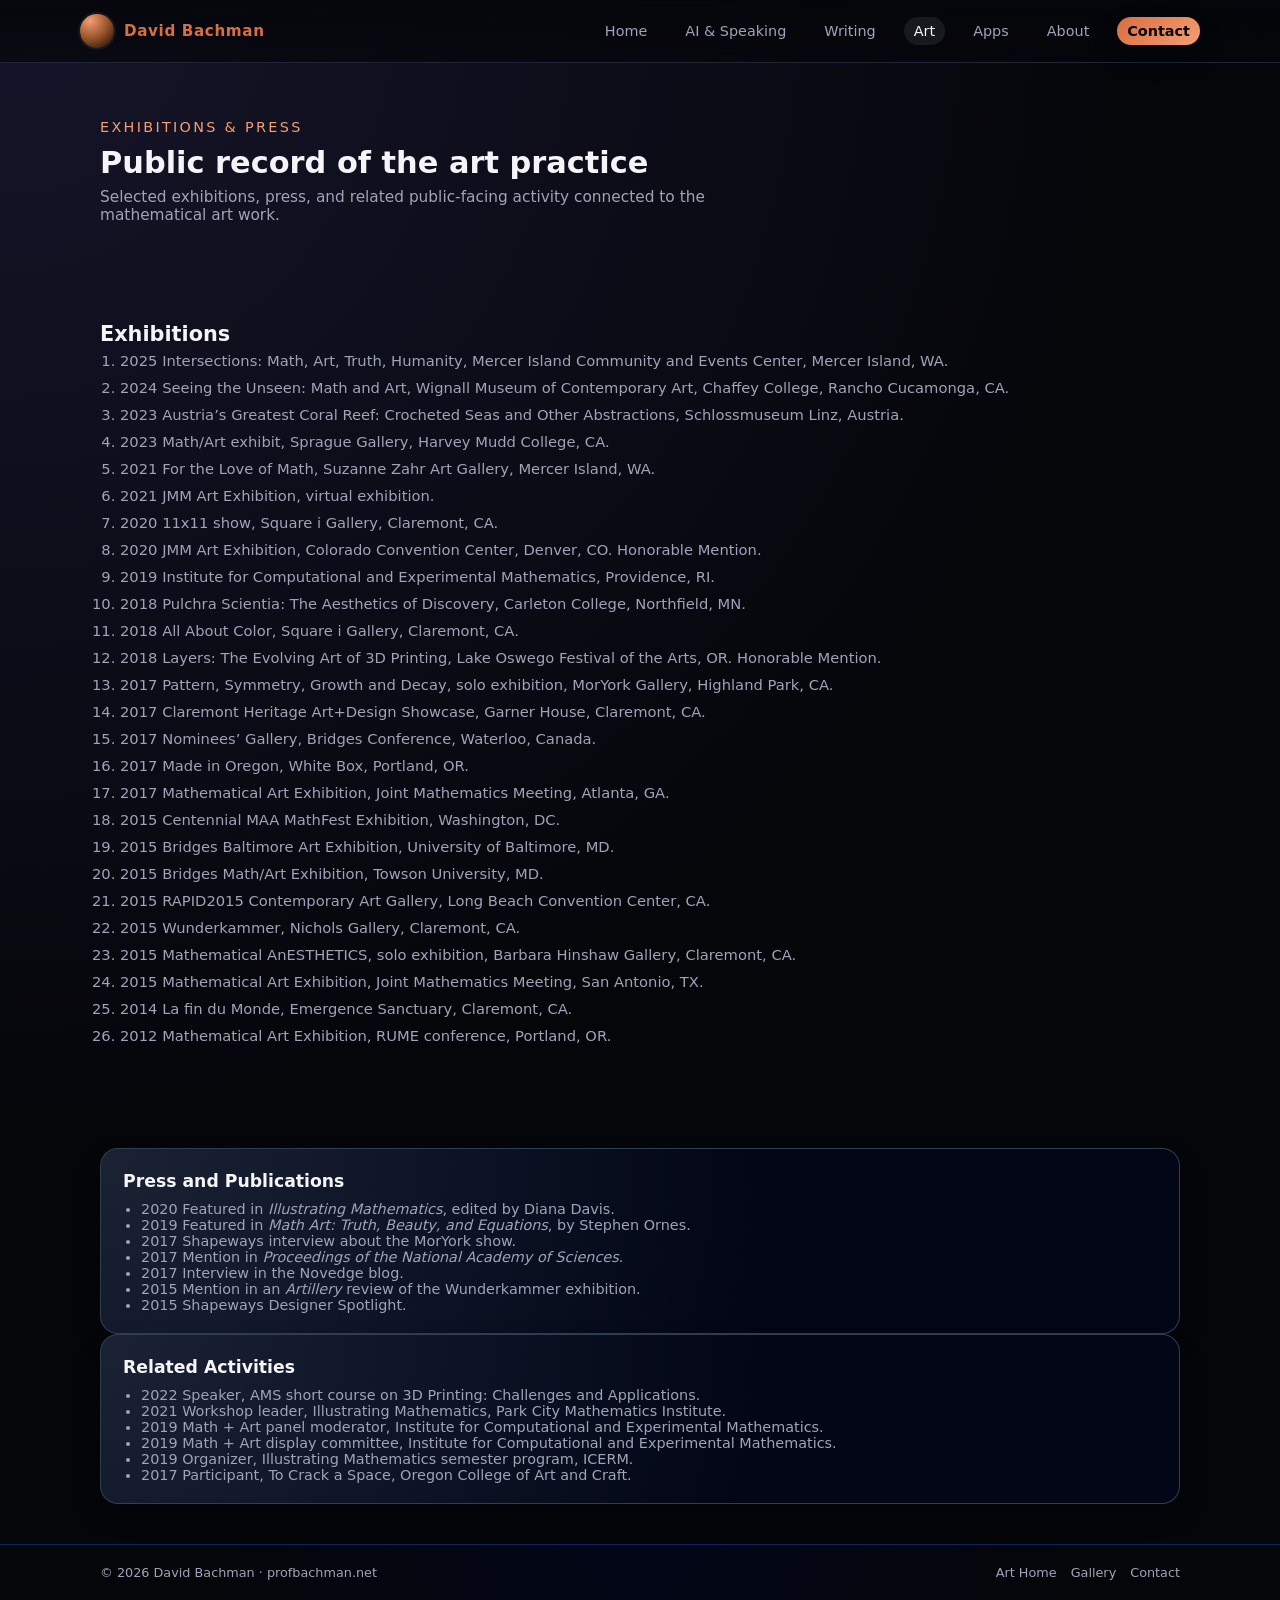
<file: art-exhibitions.html>
<!DOCTYPE html>
<html lang="en">
  <head>
    <meta charset="UTF-8" />
    <title>Exhibitions and Press - David Bachman</title>
    <meta
      name="description"
      content="Exhibitions, press, and related activities for David Bachman's mathematical art."
    />
    <meta name="viewport" content="width=device-width, initial-scale=1" />
    <link rel="stylesheet" href="style.css?v=20260323" />
  </head>
  <body>
    <header class="site-header">
      <div class="container nav">
        <a href="index.html" class="nav-brand">
          <div class="nav-logo" aria-hidden="true"></div>
          <div class="nav-title">David Bachman</div>
        </a>
        <button class="nav-menu-toggle" id="navToggle">Menu</button>
        <nav class="nav-links" id="navLinks">
          <a href="index.html" class="nav-link">Home</a>
          <a href="ai-speaking.html" class="nav-link">AI & Speaking</a>
          <a href="writing.html" class="nav-link">Writing</a>
          <a href="art.html" class="nav-link" aria-current="page">Art</a>
          <a href="apps.html" class="nav-link">Apps</a>
          <a href="about.html" class="nav-link">About</a>
          <a href="contact.html" class="nav-link nav-link--primary">Contact</a>
        </nav>
      </div>
    </header>

    <main>
      <section class="page-hero">
        <div class="container">
          <div class="hero-kicker">Exhibitions & Press</div>
          <h1 class="page-hero-title">Public record of the art practice</h1>
          <p class="page-hero-subtitle">
            Selected exhibitions, press, and related public-facing activity connected to the
            mathematical art work.
          </p>
        </div>
      </section>

      <section class="section">
        <div class="container">
          <h2 class="section-heading">Exhibitions</h2>
          <ol class="timeline-list">
            <li>2025 Intersections: Math, Art, Truth, Humanity, Mercer Island Community and Events Center, Mercer Island, WA.</li>
            <li>2024 Seeing the Unseen: Math and Art, Wignall Museum of Contemporary Art, Chaffey College, Rancho Cucamonga, CA.</li>
            <li>2023 Austria’s Greatest Coral Reef: Crocheted Seas and Other Abstractions, Schlossmuseum Linz, Austria.</li>
            <li>2023 Math/Art exhibit, Sprague Gallery, Harvey Mudd College, CA.</li>
            <li>2021 For the Love of Math, Suzanne Zahr Art Gallery, Mercer Island, WA.</li>
            <li>2021 JMM Art Exhibition, virtual exhibition.</li>
            <li>2020 11x11 show, Square i Gallery, Claremont, CA.</li>
            <li>2020 JMM Art Exhibition, Colorado Convention Center, Denver, CO. Honorable Mention.</li>
            <li>2019 Institute for Computational and Experimental Mathematics, Providence, RI.</li>
            <li>2018 Pulchra Scientia: The Aesthetics of Discovery, Carleton College, Northfield, MN.</li>
            <li>2018 All About Color, Square i Gallery, Claremont, CA.</li>
            <li>2018 Layers: The Evolving Art of 3D Printing, Lake Oswego Festival of the Arts, OR. Honorable Mention.</li>
            <li>2017 Pattern, Symmetry, Growth and Decay, solo exhibition, MorYork Gallery, Highland Park, CA.</li>
            <li>2017 Claremont Heritage Art+Design Showcase, Garner House, Claremont, CA.</li>
            <li>2017 Nominees’ Gallery, Bridges Conference, Waterloo, Canada.</li>
            <li>2017 Made in Oregon, White Box, Portland, OR.</li>
            <li>2017 Mathematical Art Exhibition, Joint Mathematics Meeting, Atlanta, GA.</li>
            <li>2015 Centennial MAA MathFest Exhibition, Washington, DC.</li>
            <li>2015 Bridges Baltimore Art Exhibition, University of Baltimore, MD.</li>
            <li>2015 Bridges Math/Art Exhibition, Towson University, MD.</li>
            <li>2015 RAPID2015 Contemporary Art Gallery, Long Beach Convention Center, CA.</li>
            <li>2015 Wunderkammer, Nichols Gallery, Claremont, CA.</li>
            <li>2015 Mathematical AnESTHETICS, solo exhibition, Barbara Hinshaw Gallery, Claremont, CA.</li>
            <li>2015 Mathematical Art Exhibition, Joint Mathematics Meeting, San Antonio, TX.</li>
            <li>2014 La fin du Monde, Emergence Sanctuary, Claremont, CA.</li>
            <li>2012 Mathematical Art Exhibition, RUME conference, Portland, OR.</li>
          </ol>
        </div>
      </section>

      <section class="section section--tight">
        <div class="container grid grid-2">
          <article class="panel">
            <h3>Press and Publications</h3>
            <ul class="panel-list">
              <li>2020 Featured in <em>Illustrating Mathematics</em>, edited by Diana Davis.</li>
              <li>2019 Featured in <em>Math Art: Truth, Beauty, and Equations</em>, by Stephen Ornes.</li>
              <li>2017 Shapeways interview about the MorYork show.</li>
              <li>2017 Mention in <em>Proceedings of the National Academy of Sciences</em>.</li>
              <li>2017 Interview in the Novedge blog.</li>
              <li>2015 Mention in an <em>Artillery</em> review of the Wunderkammer exhibition.</li>
              <li>2015 Shapeways Designer Spotlight.</li>
            </ul>
          </article>

          <article class="panel">
            <h3>Related Activities</h3>
            <ul class="panel-list">
              <li>2022 Speaker, AMS short course on 3D Printing: Challenges and Applications.</li>
              <li>2021 Workshop leader, Illustrating Mathematics, Park City Mathematics Institute.</li>
              <li>2019 Math + Art panel moderator, Institute for Computational and Experimental Mathematics.</li>
              <li>2019 Math + Art display committee, Institute for Computational and Experimental Mathematics.</li>
              <li>2019 Organizer, Illustrating Mathematics semester program, ICERM.</li>
              <li>2017 Participant, To Crack a Space, Oregon College of Art and Craft.</li>
            </ul>
          </article>
        </div>
      </section>
    </main>

    <footer class="site-footer">
      <div class="container footer-inner">
        <div>© <span id="year"></span> David Bachman · profbachman.net</div>
        <div class="footer-links">
          <a href="art.html">Art Home</a>
          <a href="art-gallery.html">Gallery</a>
          <a href="contact.html">Contact</a>
        </div>
      </div>
    </footer>

    <script>
      document.getElementById("year").textContent = new Date().getFullYear();
      const navToggle = document.getElementById("navToggle");
      const navLinks = document.getElementById("navLinks");
      if (navToggle && navLinks) {
        navToggle.addEventListener("click", () => {
          navToggle.classList.toggle("open");
        });
      }
    </script>
  </body>
</html>
</file>
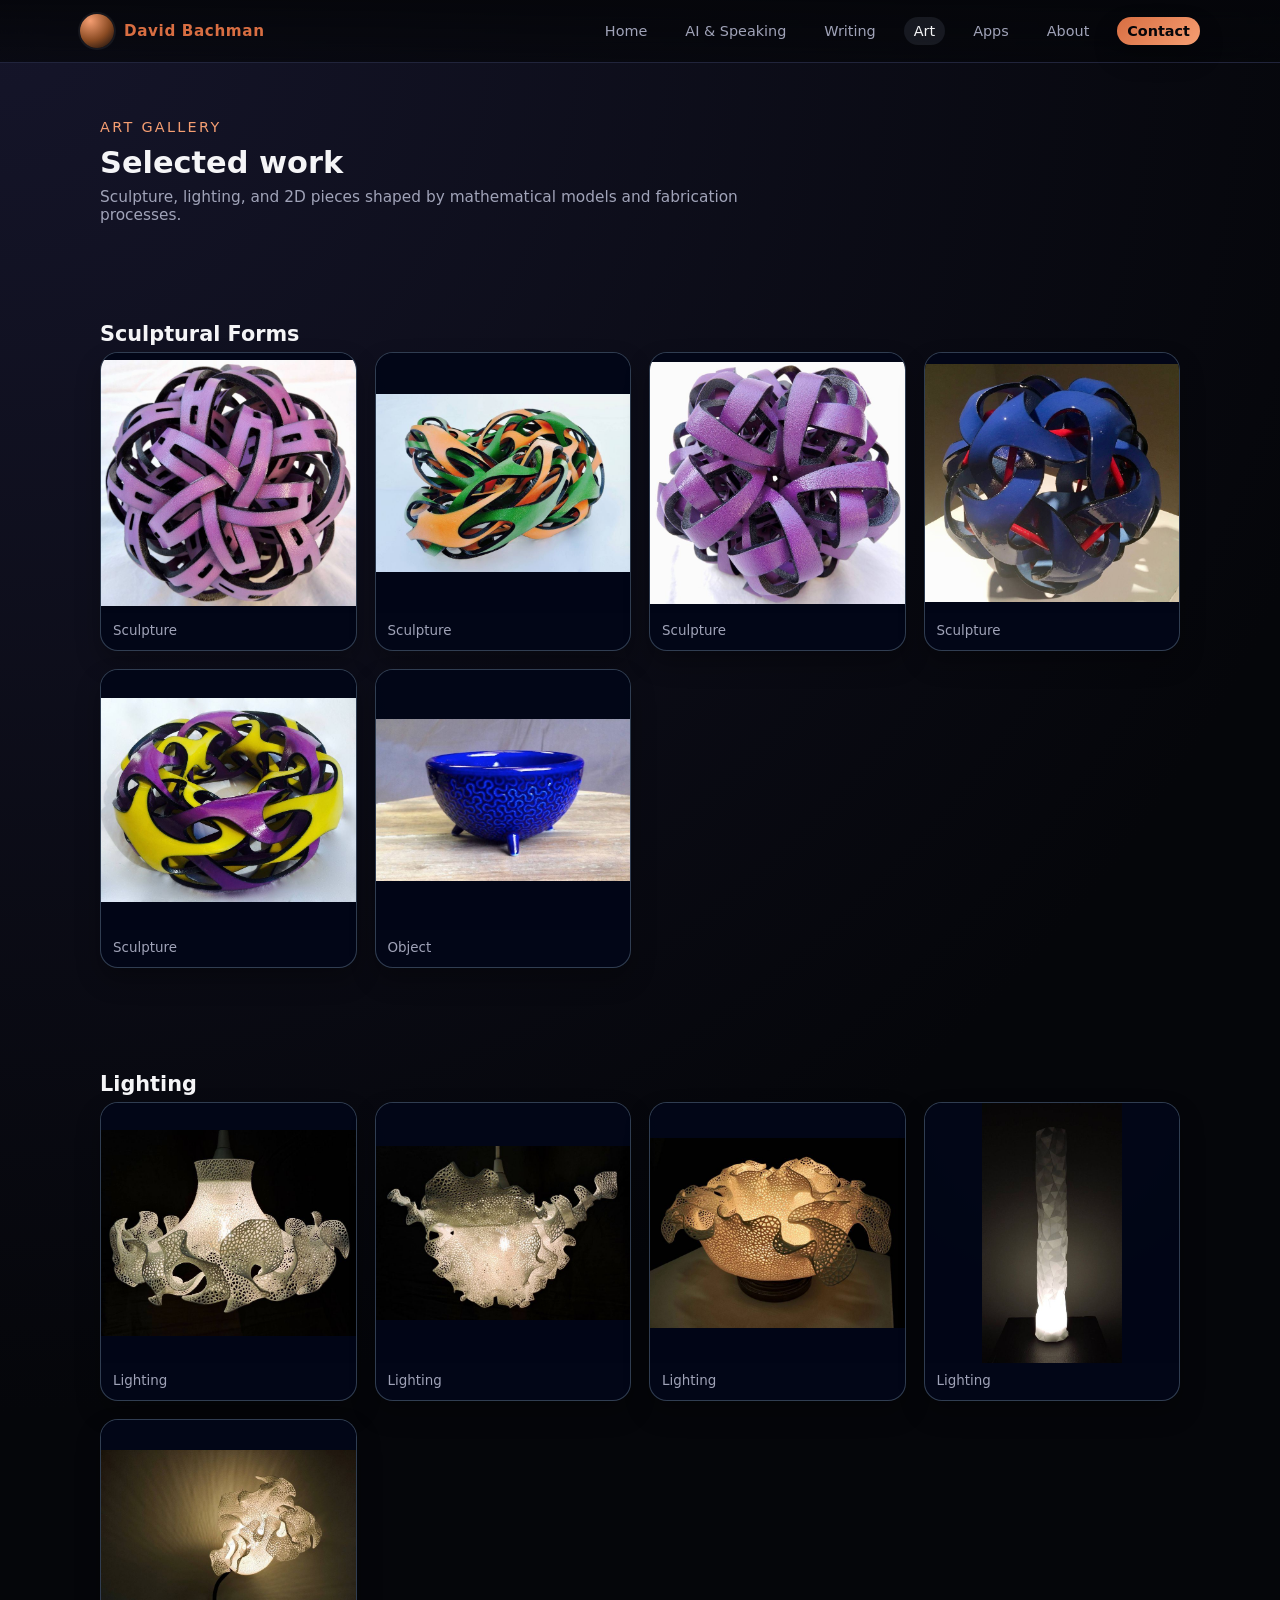
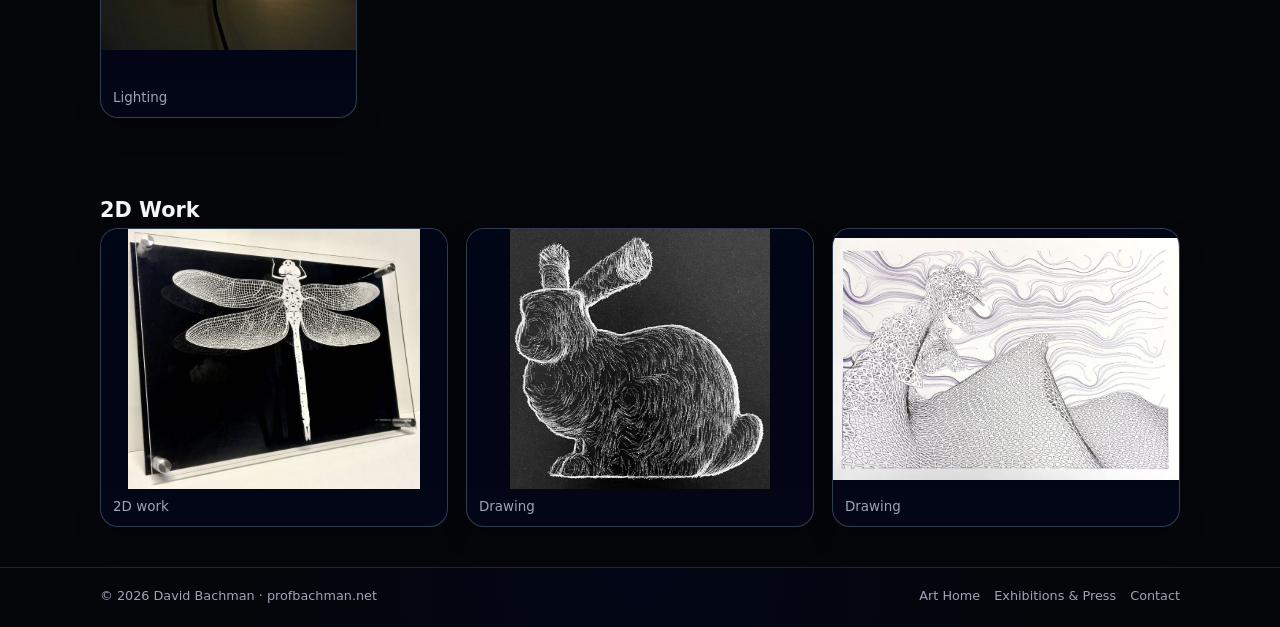
<file: art-gallery.html>
<!DOCTYPE html>
<html lang="en">
  <head>
    <meta charset="UTF-8" />
    <title>Art Gallery - David Bachman</title>
    <meta
      name="description"
      content="Selected sculpture, lighting, and 2D work by David Bachman."
    />
    <meta name="viewport" content="width=device-width, initial-scale=1" />
    <link rel="stylesheet" href="style.css?v=20260323" />
  </head>
  <body>
    <header class="site-header">
      <div class="container nav">
        <a href="index.html" class="nav-brand">
          <div class="nav-logo" aria-hidden="true"></div>
          <div class="nav-title">David Bachman</div>
        </a>
        <button class="nav-menu-toggle" id="navToggle">Menu</button>
        <nav class="nav-links" id="navLinks">
          <a href="index.html" class="nav-link">Home</a>
          <a href="ai-speaking.html" class="nav-link">AI & Speaking</a>
          <a href="writing.html" class="nav-link">Writing</a>
          <a href="art.html" class="nav-link" aria-current="page">Art</a>
          <a href="apps.html" class="nav-link">Apps</a>
          <a href="about.html" class="nav-link">About</a>
          <a href="contact.html" class="nav-link nav-link--primary">Contact</a>
        </nav>
      </div>
    </header>

    <main>
      <section class="page-hero">
        <div class="container">
          <div class="hero-kicker">Art Gallery</div>
          <h1 class="page-hero-title">Selected work</h1>
          <p class="page-hero-subtitle">
            Sculpture, lighting, and 2D pieces shaped by mathematical models and fabrication
            processes.
          </p>
        </div>
      </section>

      <section class="section">
        <div class="container">
          <h2 class="section-heading">Sculptural Forms</h2>
          <div class="gallery-grid">
            <figure class="gallery-card">
              <img src="assets/art/woven-form-purple.jpg" alt="Purple woven sculptural form" />
              <figcaption>Sculpture</figcaption>
            </figure>
            <figure class="gallery-card">
              <img src="assets/art/woven-form-orange.jpg" alt="Orange woven sculptural form" />
              <figcaption>Sculpture</figcaption>
            </figure>
            <figure class="gallery-card">
              <img src="assets/art/woven-form-violet.jpg" alt="Violet woven sculptural form" />
              <figcaption>Sculpture</figcaption>
            </figure>
            <figure class="gallery-card">
              <img
                src="assets/art/woven-form-blue-red.jpg"
                alt="Blue and red woven sculptural form"
              />
              <figcaption>Sculpture</figcaption>
            </figure>
            <figure class="gallery-card">
              <img
                src="assets/art/woven-form-yellow-purple.jpg"
                alt="Yellow and purple woven sculptural form"
              />
              <figcaption>Sculpture</figcaption>
            </figure>
            <figure class="gallery-card">
              <img src="assets/art/blue-vessel.jpg" alt="Blue vessel form" />
              <figcaption>Object</figcaption>
            </figure>
          </div>
        </div>
      </section>

      <section class="section section--tight">
        <div class="container">
          <h2 class="section-heading">Lighting</h2>
          <div class="gallery-grid">
            <figure class="gallery-card">
              <img src="assets/art/pendant-light-1.jpg" alt="Pendant lighting sculpture" />
              <figcaption>Lighting</figcaption>
            </figure>
            <figure class="gallery-card">
              <img src="assets/art/pendant-light-2.jpg" alt="Pendant light with lace-like form" />
              <figcaption>Lighting</figcaption>
            </figure>
            <figure class="gallery-card">
              <img src="assets/art/pendant-light-3.jpg" alt="Pendant light with curved geometry" />
              <figcaption>Lighting</figcaption>
            </figure>
            <figure class="gallery-card">
              <img src="assets/art/light-column.jpg" alt="Illuminated light column" />
              <figcaption>Lighting</figcaption>
            </figure>
            <figure class="gallery-card">
              <img src="assets/art/table-light.jpg" alt="Small illuminated tabletop form" />
              <figcaption>Lighting</figcaption>
            </figure>
          </div>
        </div>
      </section>

      <section class="section section--tight">
        <div class="container">
          <h2 class="section-heading">2D Work</h2>
          <div class="gallery-grid gallery-grid--compact">
            <figure class="gallery-card">
              <img src="assets/art/dragonfly-panel.jpg" alt="Dragonfly panel artwork" />
              <figcaption>2D work</figcaption>
            </figure>
            <figure class="gallery-card">
              <img src="assets/art/bunny-sketch.jpg" alt="White bunny sketch on a dark ground" />
              <figcaption>Drawing</figcaption>
            </figure>
            <figure class="gallery-card">
              <img src="assets/art/wave-drawing.jpg" alt="Wave drawing with flowing geometric linework" />
              <figcaption>Drawing</figcaption>
            </figure>
          </div>
        </div>
      </section>
    </main>

    <footer class="site-footer">
      <div class="container footer-inner">
        <div>© <span id="year"></span> David Bachman · profbachman.net</div>
        <div class="footer-links">
          <a href="art.html">Art Home</a>
          <a href="art-exhibitions.html">Exhibitions & Press</a>
          <a href="contact.html">Contact</a>
        </div>
      </div>
    </footer>

    <script>
      document.getElementById("year").textContent = new Date().getFullYear();
      const navToggle = document.getElementById("navToggle");
      const navLinks = document.getElementById("navLinks");
      if (navToggle && navLinks) {
        navToggle.addEventListener("click", () => {
          navToggle.classList.toggle("open");
        });
      }
    </script>
  </body>
</html>
</file>
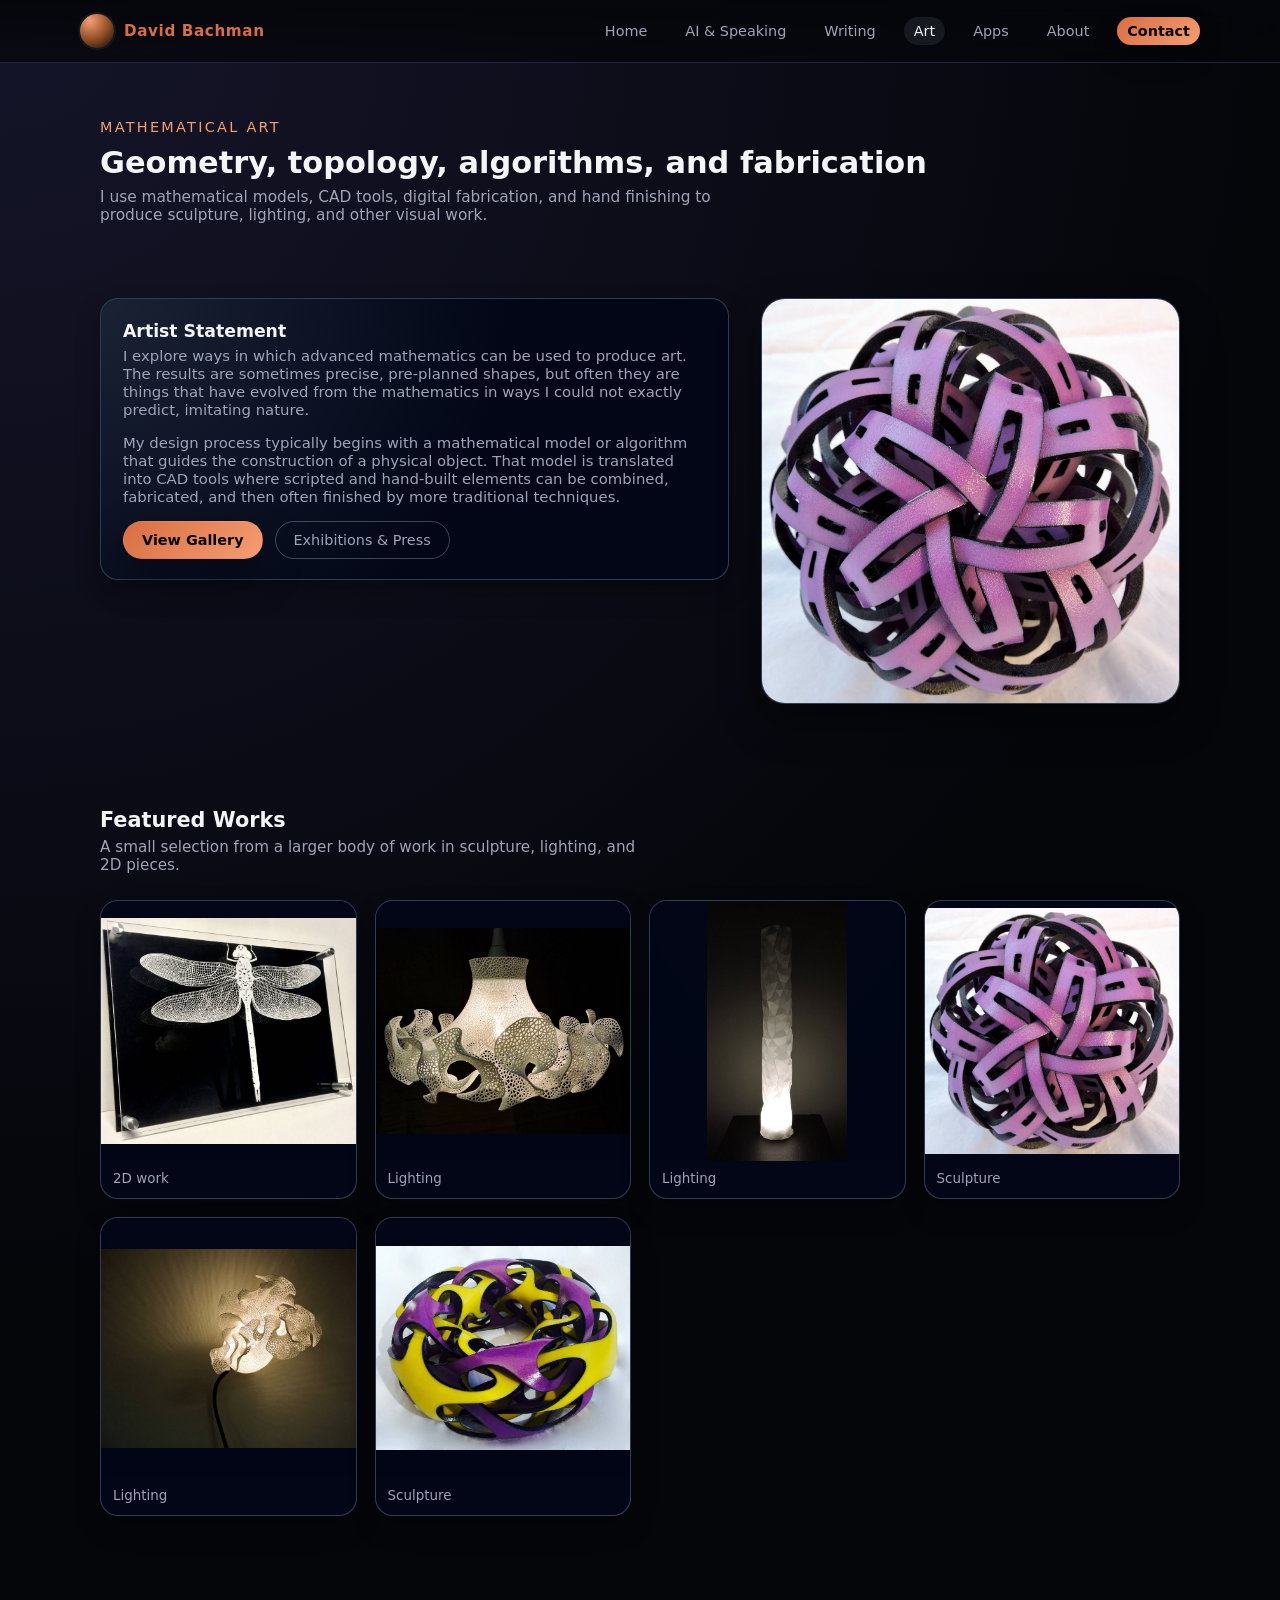
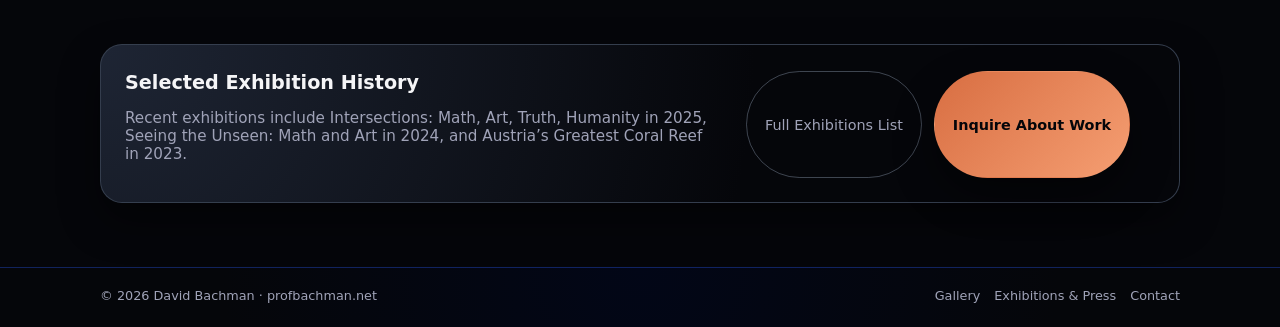
<file: art.html>
<!DOCTYPE html>
<html lang="en">
  <head>
    <meta charset="UTF-8" />
    <title>Mathematical Art - David Bachman</title>
    <meta
      name="description"
      content="Mathematical art by David Bachman, including sculpture, lighting, and 2D work."
    />
    <meta name="viewport" content="width=device-width, initial-scale=1" />
    <link rel="stylesheet" href="style.css?v=20260323" />
  </head>
  <body>
    <header class="site-header">
      <div class="container nav">
        <a href="index.html" class="nav-brand">
          <div class="nav-logo" aria-hidden="true"></div>
          <div class="nav-title">David Bachman</div>
        </a>
        <button class="nav-menu-toggle" id="navToggle">Menu</button>
        <nav class="nav-links" id="navLinks">
          <a href="index.html" class="nav-link">Home</a>
          <a href="ai-speaking.html" class="nav-link">AI & Speaking</a>
          <a href="writing.html" class="nav-link">Writing</a>
          <a href="art.html" class="nav-link" aria-current="page">Art</a>
          <a href="apps.html" class="nav-link">Apps</a>
          <a href="about.html" class="nav-link">About</a>
          <a href="contact.html" class="nav-link nav-link--primary">Contact</a>
        </nav>
      </div>
    </header>

    <main>
      <section class="page-hero">
        <div class="container">
          <div class="hero-kicker">Mathematical Art</div>
          <h1 class="page-hero-title">Geometry, topology, algorithms, and fabrication</h1>
          <p class="page-hero-subtitle">
            I use mathematical models, CAD tools, digital fabrication, and hand finishing to
            produce sculpture, lighting, and other visual work.
          </p>
        </div>
      </section>

      <section class="section section--tight">
        <div class="container split">
          <div class="panel">
            <h3>Artist Statement</h3>
            <p>
              I explore ways in which advanced mathematics can be used to produce art. The
              results are sometimes precise, pre-planned shapes, but often they are things
              that have evolved from the mathematics in ways I could not exactly predict,
              imitating nature.
            </p>
            <p>
              My design process typically begins with a mathematical model or algorithm that
              guides the construction of a physical object. That model is translated into CAD
              tools where scripted and hand-built elements can be combined, fabricated, and
              then often finished by more traditional techniques.
            </p>
            <div class="link-cluster">
              <a href="art-gallery.html" class="button button--primary">View Gallery</a>
              <a href="art-exhibitions.html" class="button button--ghost"
                >Exhibitions & Press</a
              >
            </div>
          </div>

          <div class="media-card">
            <img src="assets/art-purple-1.jpg" alt="Mathematical sculpture by David Bachman" />
          </div>
        </div>
      </section>

      <section class="section">
        <div class="container">
          <h2 class="section-heading">Featured Works</h2>
          <p class="section-subtitle">
            A small selection from a larger body of work in sculpture, lighting, and 2D
            pieces.
          </p>
          <div class="gallery-grid">
            <figure class="gallery-card">
              <img src="assets/art/dragonfly-panel.jpg" alt="Laser-etched dragonfly panel" />
              <figcaption>2D work</figcaption>
            </figure>
            <figure class="gallery-card">
              <img src="assets/art/pendant-light-1.jpg" alt="Pendant lighting sculpture" />
              <figcaption>Lighting</figcaption>
            </figure>
            <figure class="gallery-card">
              <img src="assets/art/light-column.jpg" alt="Tall illuminated sculptural column" />
              <figcaption>Lighting</figcaption>
            </figure>
            <figure class="gallery-card">
              <img src="assets/art/woven-form-purple.jpg" alt="Purple woven sculptural form" />
              <figcaption>Sculpture</figcaption>
            </figure>
            <figure class="gallery-card">
              <img src="assets/art/table-light.jpg" alt="Small illuminated tabletop sculpture" />
              <figcaption>Lighting</figcaption>
            </figure>
            <figure class="gallery-card">
              <img
                src="assets/art/woven-form-yellow-purple.jpg"
                alt="Yellow and purple woven sculptural form"
              />
              <figcaption>Sculpture</figcaption>
            </figure>
          </div>
        </div>
      </section>

      <section class="section">
        <div class="container">
          <div class="callout">
            <div>
              <h2 class="callout-title">Selected Exhibition History</h2>
              <p class="callout-text">
                Recent exhibitions include Intersections: Math, Art, Truth, Humanity in
                2025, Seeing the Unseen: Math and Art in 2024, and Austria’s Greatest Coral
                Reef in 2023.
              </p>
            </div>
            <div class="link-cluster">
              <a href="art-exhibitions.html" class="button button--ghost"
                >Full Exhibitions List</a
              >
              <a href="contact.html" class="button button--primary">Inquire About Work</a>
            </div>
          </div>
        </div>
      </section>
    </main>

    <footer class="site-footer">
      <div class="container footer-inner">
        <div>© <span id="year"></span> David Bachman · profbachman.net</div>
        <div class="footer-links">
          <a href="art-gallery.html">Gallery</a>
          <a href="art-exhibitions.html">Exhibitions & Press</a>
          <a href="contact.html">Contact</a>
        </div>
      </div>
    </footer>

    <script>
      document.getElementById("year").textContent = new Date().getFullYear();
      const navToggle = document.getElementById("navToggle");
      const navLinks = document.getElementById("navLinks");
      if (navToggle && navLinks) {
        navToggle.addEventListener("click", () => {
          navToggle.classList.toggle("open");
        });
      }
    </script>
  </body>
</html>
</file>
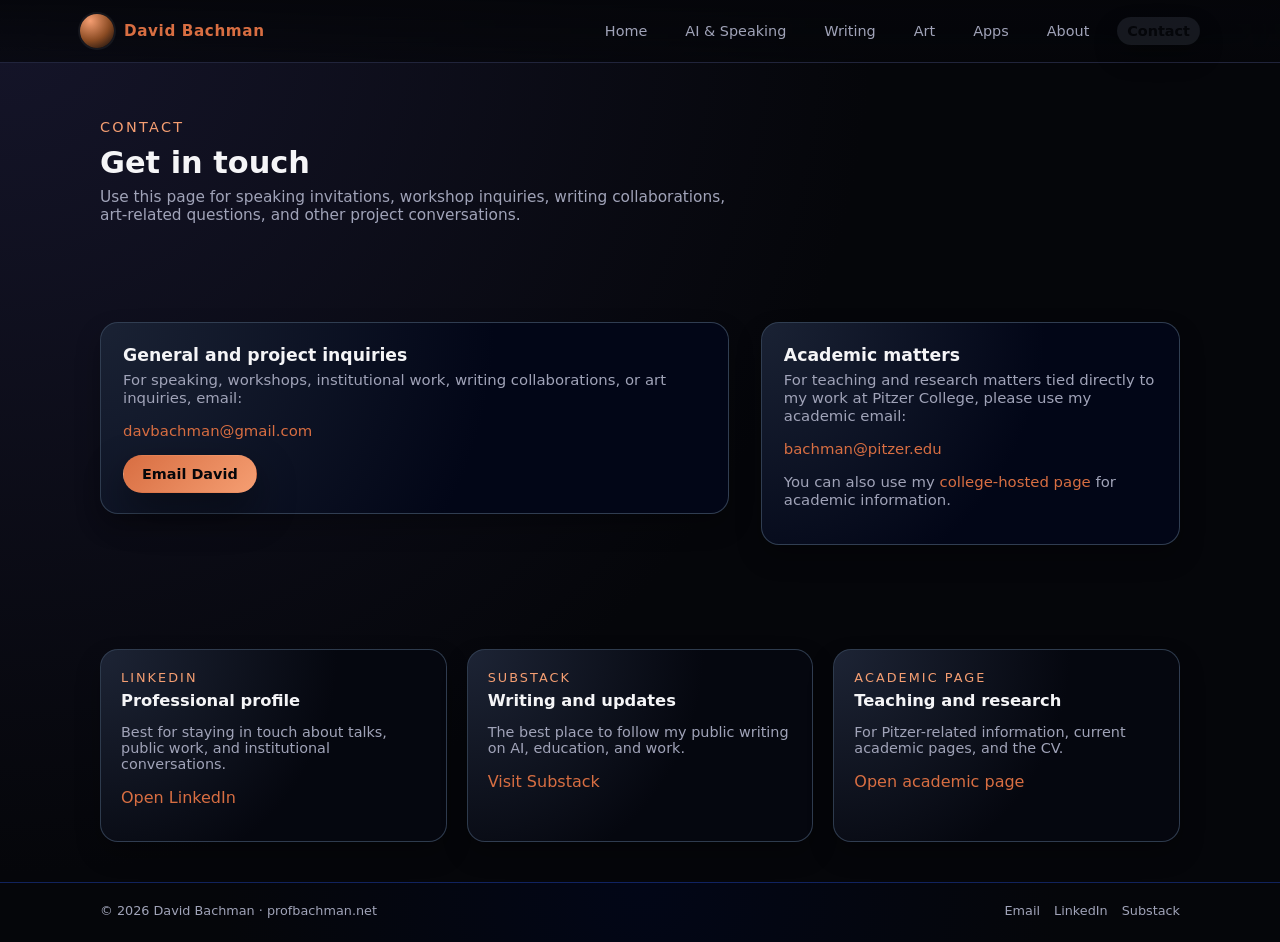
<file: contact.html>
<!DOCTYPE html>
<html lang="en">
  <head>
    <meta charset="UTF-8" />
    <title>Contact - David Bachman</title>
    <meta
      name="description"
      content="Contact David Bachman about AI workshops, speaking, writing, art, or other collaborations."
    />
    <meta name="viewport" content="width=device-width, initial-scale=1" />
    <link rel="stylesheet" href="style.css?v=20260323" />
  </head>
  <body>
    <header class="site-header">
      <div class="container nav">
        <a href="index.html" class="nav-brand">
          <div class="nav-logo" aria-hidden="true"></div>
          <div class="nav-title">David Bachman</div>
        </a>
        <button class="nav-menu-toggle" id="navToggle">Menu</button>
        <nav class="nav-links" id="navLinks">
          <a href="index.html" class="nav-link">Home</a>
          <a href="ai-speaking.html" class="nav-link">AI & Speaking</a>
          <a href="writing.html" class="nav-link">Writing</a>
          <a href="art.html" class="nav-link">Art</a>
          <a href="apps.html" class="nav-link">Apps</a>
          <a href="about.html" class="nav-link">About</a>
          <a href="contact.html" class="nav-link nav-link--primary" aria-current="page"
            >Contact</a
          >
        </nav>
      </div>
    </header>

    <main>
      <section class="page-hero">
        <div class="container">
          <div class="hero-kicker">Contact</div>
          <h1 class="page-hero-title">Get in touch</h1>
          <p class="page-hero-subtitle">
            Use this page for speaking invitations, workshop inquiries, writing
            collaborations, art-related questions, and other project conversations.
          </p>
        </div>
      </section>

      <section class="section">
        <div class="container split">
          <div class="panel">
            <h3>General and project inquiries</h3>
            <p>
              For speaking, workshops, institutional work, writing collaborations, or art
              inquiries, email:
            </p>
            <p>
              <a href="mailto:davbachman@gmail.com">davbachman@gmail.com</a>
            </p>
            <div class="link-cluster">
              <a href="mailto:davbachman@gmail.com" class="button button--primary"
                >Email David</a
              >
            </div>
          </div>

          <div class="panel">
            <h3>Academic matters</h3>
            <p>
              For teaching and research matters tied directly to my work at Pitzer College,
              please use my academic email:
            </p>
            <p><a href="mailto:bachman@pitzer.edu">bachman@pitzer.edu</a></p>
            <p>
              You can also use my
              <a
                href="https://pzacad.pitzer.edu/~dbachman/"
                target="_blank"
                rel="noreferrer"
                >college-hosted page</a
              >
              for academic information.
            </p>
          </div>
        </div>
      </section>

      <section class="section section--tight">
        <div class="container card-grid">
          <article class="card">
            <div class="card-label">LinkedIn</div>
            <h3 class="card-title">Professional profile</h3>
            <p class="card-body">
              Best for staying in touch about talks, public work, and institutional
              conversations.
            </p>
            <p>
              <a
                href="https://www.linkedin.com/in/david-bachman-214b5237a/"
                target="_blank"
                rel="noreferrer"
                >Open LinkedIn</a
              >
            </p>
          </article>
          <article class="card">
            <div class="card-label">Substack</div>
            <h3 class="card-title">Writing and updates</h3>
            <p class="card-body">
              The best place to follow my public writing on AI, education, and work.
            </p>
            <p>
              <a href="https://profbachman.substack.com" target="_blank" rel="noreferrer"
                >Visit Substack</a
              >
            </p>
          </article>
          <article class="card">
            <div class="card-label">Academic Page</div>
            <h3 class="card-title">Teaching and research</h3>
            <p class="card-body">
              For Pitzer-related information, current academic pages, and the CV.
            </p>
            <p>
              <a
                href="https://pzacad.pitzer.edu/~dbachman/"
                target="_blank"
                rel="noreferrer"
                >Open academic page</a
              >
            </p>
          </article>
        </div>
      </section>
    </main>

    <footer class="site-footer">
      <div class="container footer-inner">
        <div>© <span id="year"></span> David Bachman · profbachman.net</div>
        <div class="footer-links">
          <a href="mailto:davbachman@gmail.com">Email</a>
          <a
            href="https://www.linkedin.com/in/david-bachman-214b5237a/"
            target="_blank"
            rel="noreferrer"
            >LinkedIn</a
          >
          <a href="https://profbachman.substack.com" target="_blank" rel="noreferrer"
            >Substack</a
          >
        </div>
      </div>
    </footer>

    <script>
      document.getElementById("year").textContent = new Date().getFullYear();
      const navToggle = document.getElementById("navToggle");
      const navLinks = document.getElementById("navLinks");
      if (navToggle && navLinks) {
        navToggle.addEventListener("click", () => {
          navToggle.classList.toggle("open");
        });
      }
    </script>
  </body>
</html>
</file>
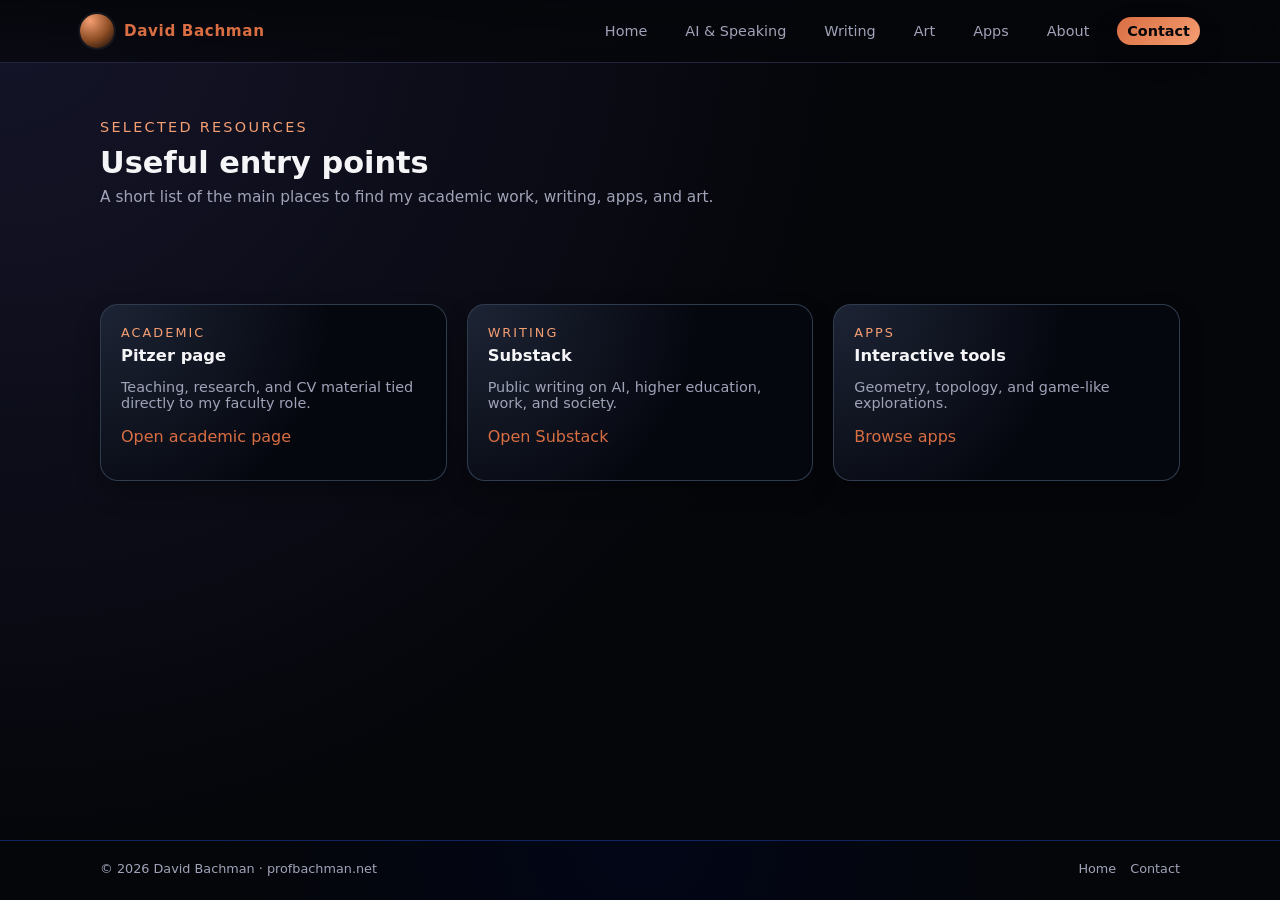
<file: resources.html>
<!DOCTYPE html>
<html lang="en">
  <head>
    <meta charset="UTF-8" />
    <title>Selected Resources - David Bachman</title>
    <meta
      name="description"
      content="Selected links to David Bachman's academic page, writing, art, and apps."
    />
    <meta name="viewport" content="width=device-width, initial-scale=1" />
    <link rel="stylesheet" href="style.css?v=20260323" />
  </head>
  <body>
    <header class="site-header">
      <div class="container nav">
        <a href="index.html" class="nav-brand">
          <div class="nav-logo" aria-hidden="true"></div>
          <div class="nav-title">David Bachman</div>
        </a>
        <button class="nav-menu-toggle" id="navToggle">Menu</button>
        <nav class="nav-links" id="navLinks">
          <a href="index.html" class="nav-link">Home</a>
          <a href="ai-speaking.html" class="nav-link">AI & Speaking</a>
          <a href="writing.html" class="nav-link">Writing</a>
          <a href="art.html" class="nav-link">Art</a>
          <a href="apps.html" class="nav-link">Apps</a>
          <a href="about.html" class="nav-link">About</a>
          <a href="contact.html" class="nav-link nav-link--primary">Contact</a>
        </nav>
      </div>
    </header>

    <main>
      <section class="page-hero">
        <div class="container">
          <div class="hero-kicker">Selected Resources</div>
          <h1 class="page-hero-title">Useful entry points</h1>
          <p class="page-hero-subtitle">
            A short list of the main places to find my academic work, writing, apps, and art.
          </p>
        </div>
      </section>

      <section class="section">
        <div class="container card-grid">
          <article class="card">
            <div class="card-label">Academic</div>
            <h3 class="card-title">Pitzer page</h3>
            <p class="card-body">Teaching, research, and CV material tied directly to my faculty role.</p>
            <p><a href="https://pzacad.pitzer.edu/~dbachman/" target="_blank" rel="noreferrer">Open academic page</a></p>
          </article>
          <article class="card">
            <div class="card-label">Writing</div>
            <h3 class="card-title">Substack</h3>
            <p class="card-body">Public writing on AI, higher education, work, and society.</p>
            <p><a href="https://profbachman.substack.com" target="_blank" rel="noreferrer">Open Substack</a></p>
          </article>
          <article class="card">
            <div class="card-label">Apps</div>
            <h3 class="card-title">Interactive tools</h3>
            <p class="card-body">Geometry, topology, and game-like explorations.</p>
            <p><a href="apps.html">Browse apps</a></p>
          </article>
        </div>
      </section>
    </main>

    <footer class="site-footer">
      <div class="container footer-inner">
        <div>© <span id="year"></span> David Bachman · profbachman.net</div>
        <div class="footer-links">
          <a href="index.html">Home</a>
          <a href="contact.html">Contact</a>
        </div>
      </div>
    </footer>

    <script>
      document.getElementById("year").textContent = new Date().getFullYear();
      const navToggle = document.getElementById("navToggle");
      const navLinks = document.getElementById("navLinks");
      if (navToggle && navLinks) {
        navToggle.addEventListener("click", () => {
          navToggle.classList.toggle("open");
        });
      }
    </script>
  </body>
</html>
</file>
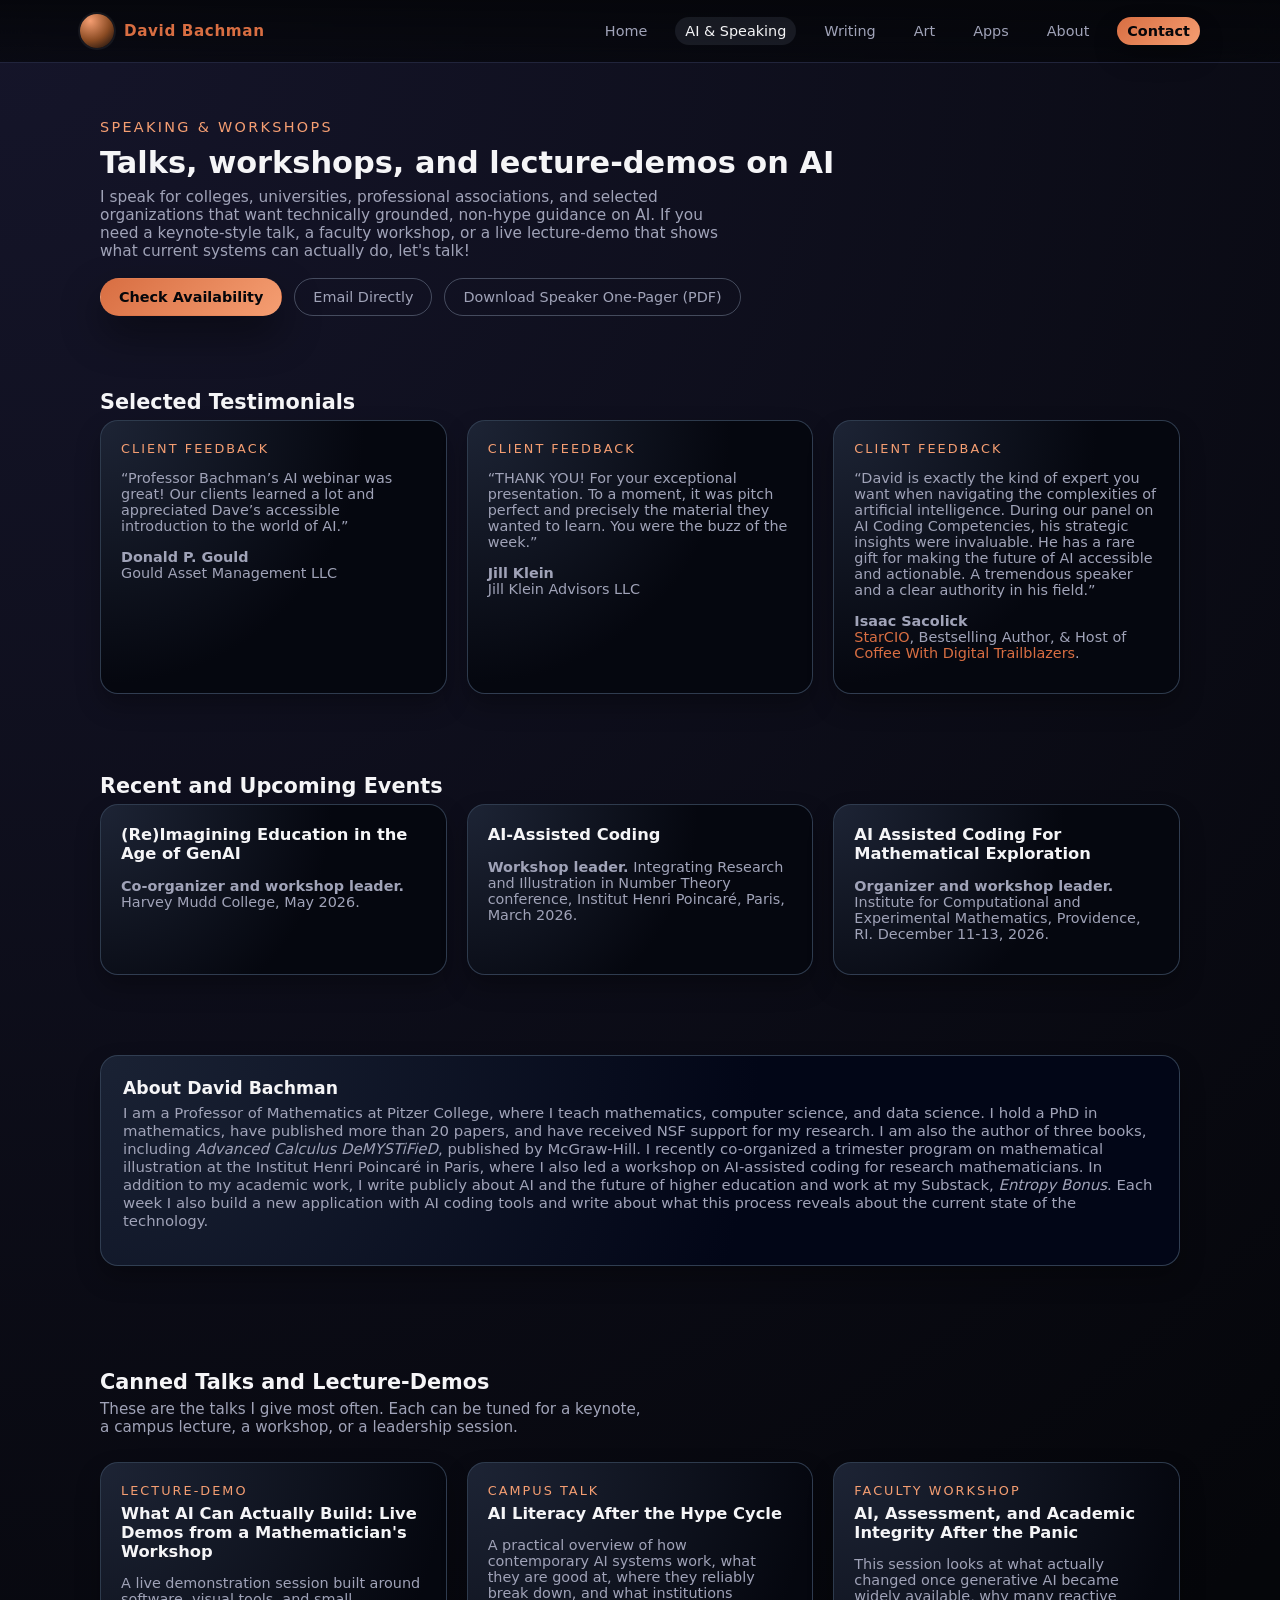
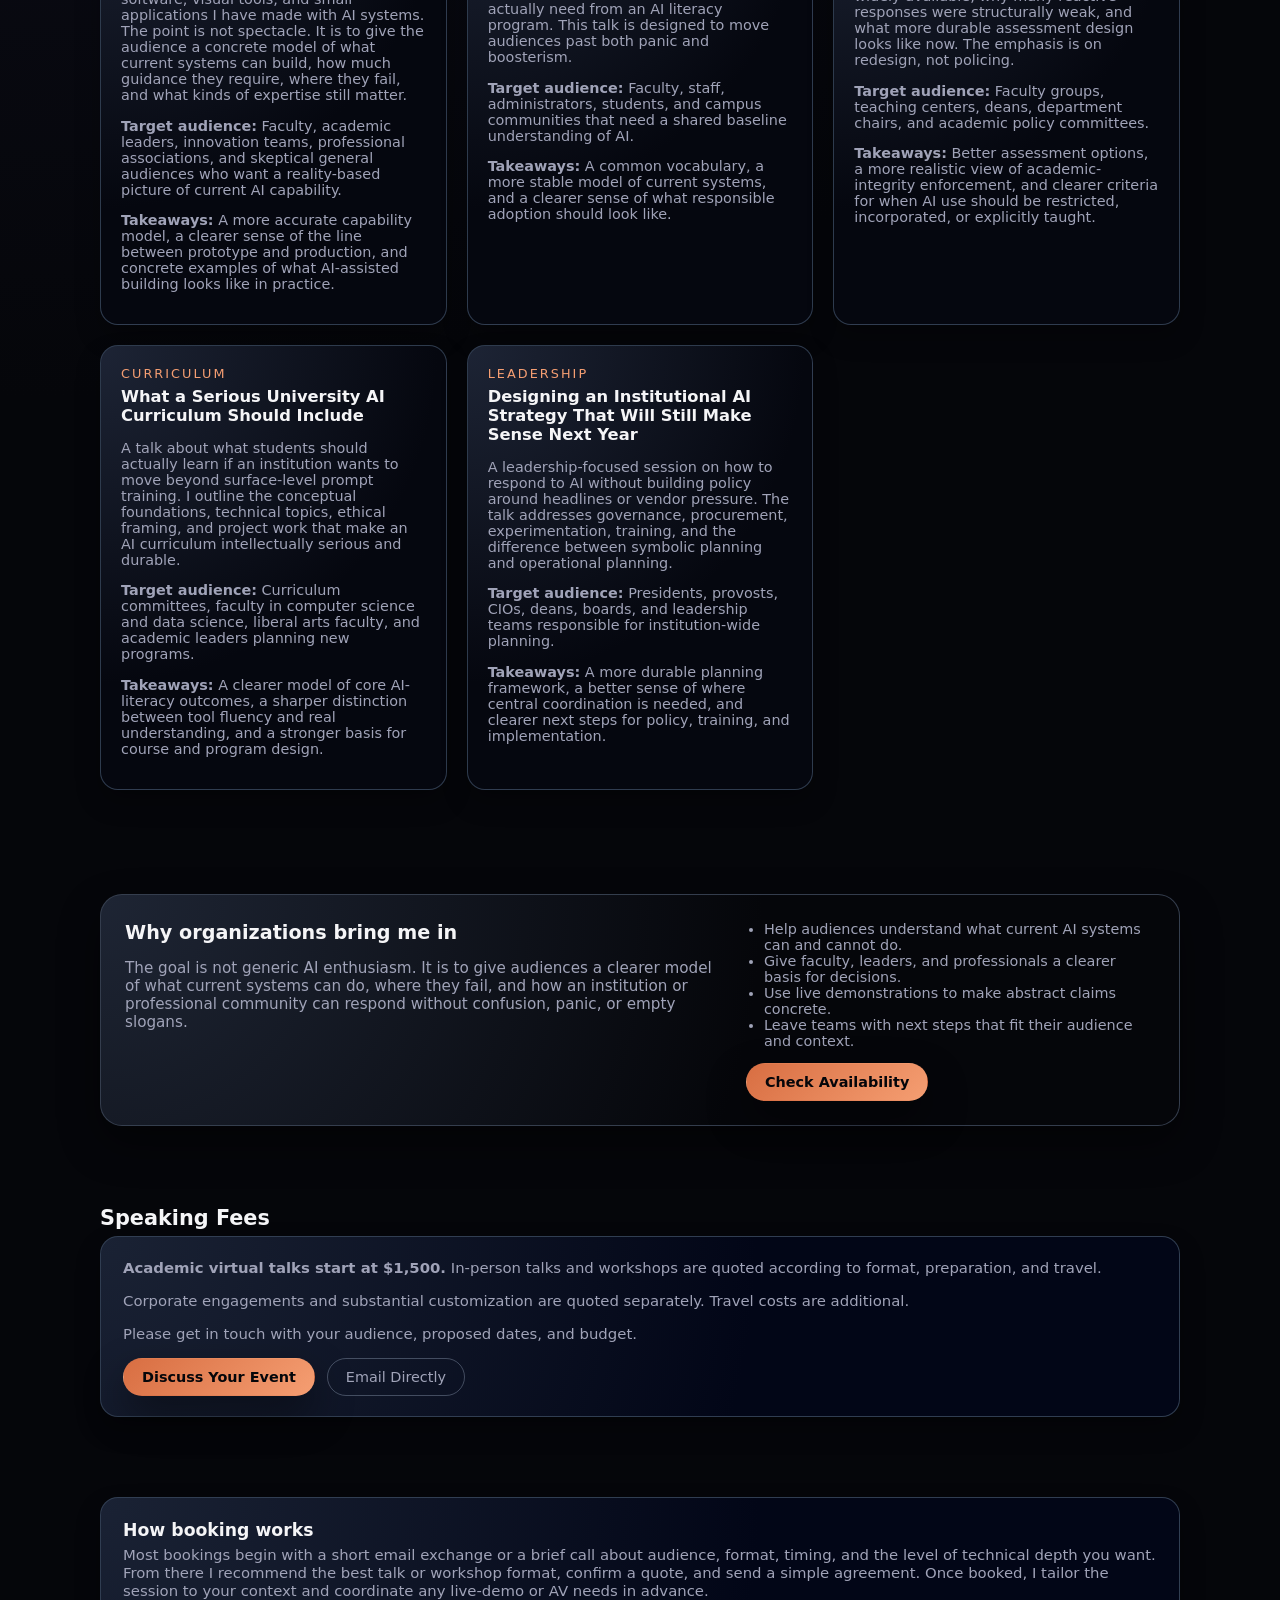
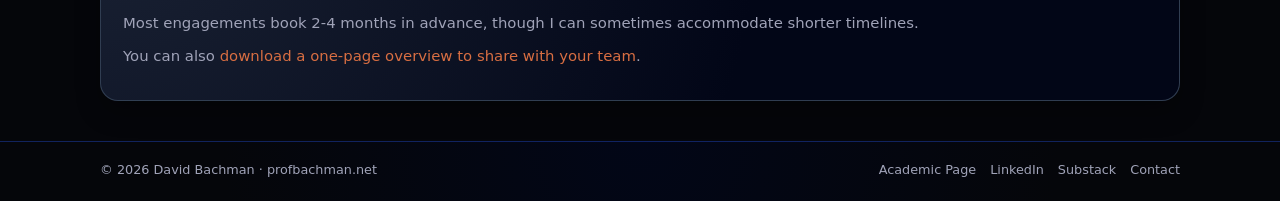
<file: speaking.html>
<!DOCTYPE html>
<html lang="en">
  <head>
    <meta charset="UTF-8" />
    <title>Speaking - David Bachman</title>
    <meta http-equiv="refresh" content="0;url=ai-speaking.html" />
  </head>
  <body>
    <p>If you are not redirected, <a href="ai-speaking.html">click here</a>.</p>
  </body>
</html>
</file>
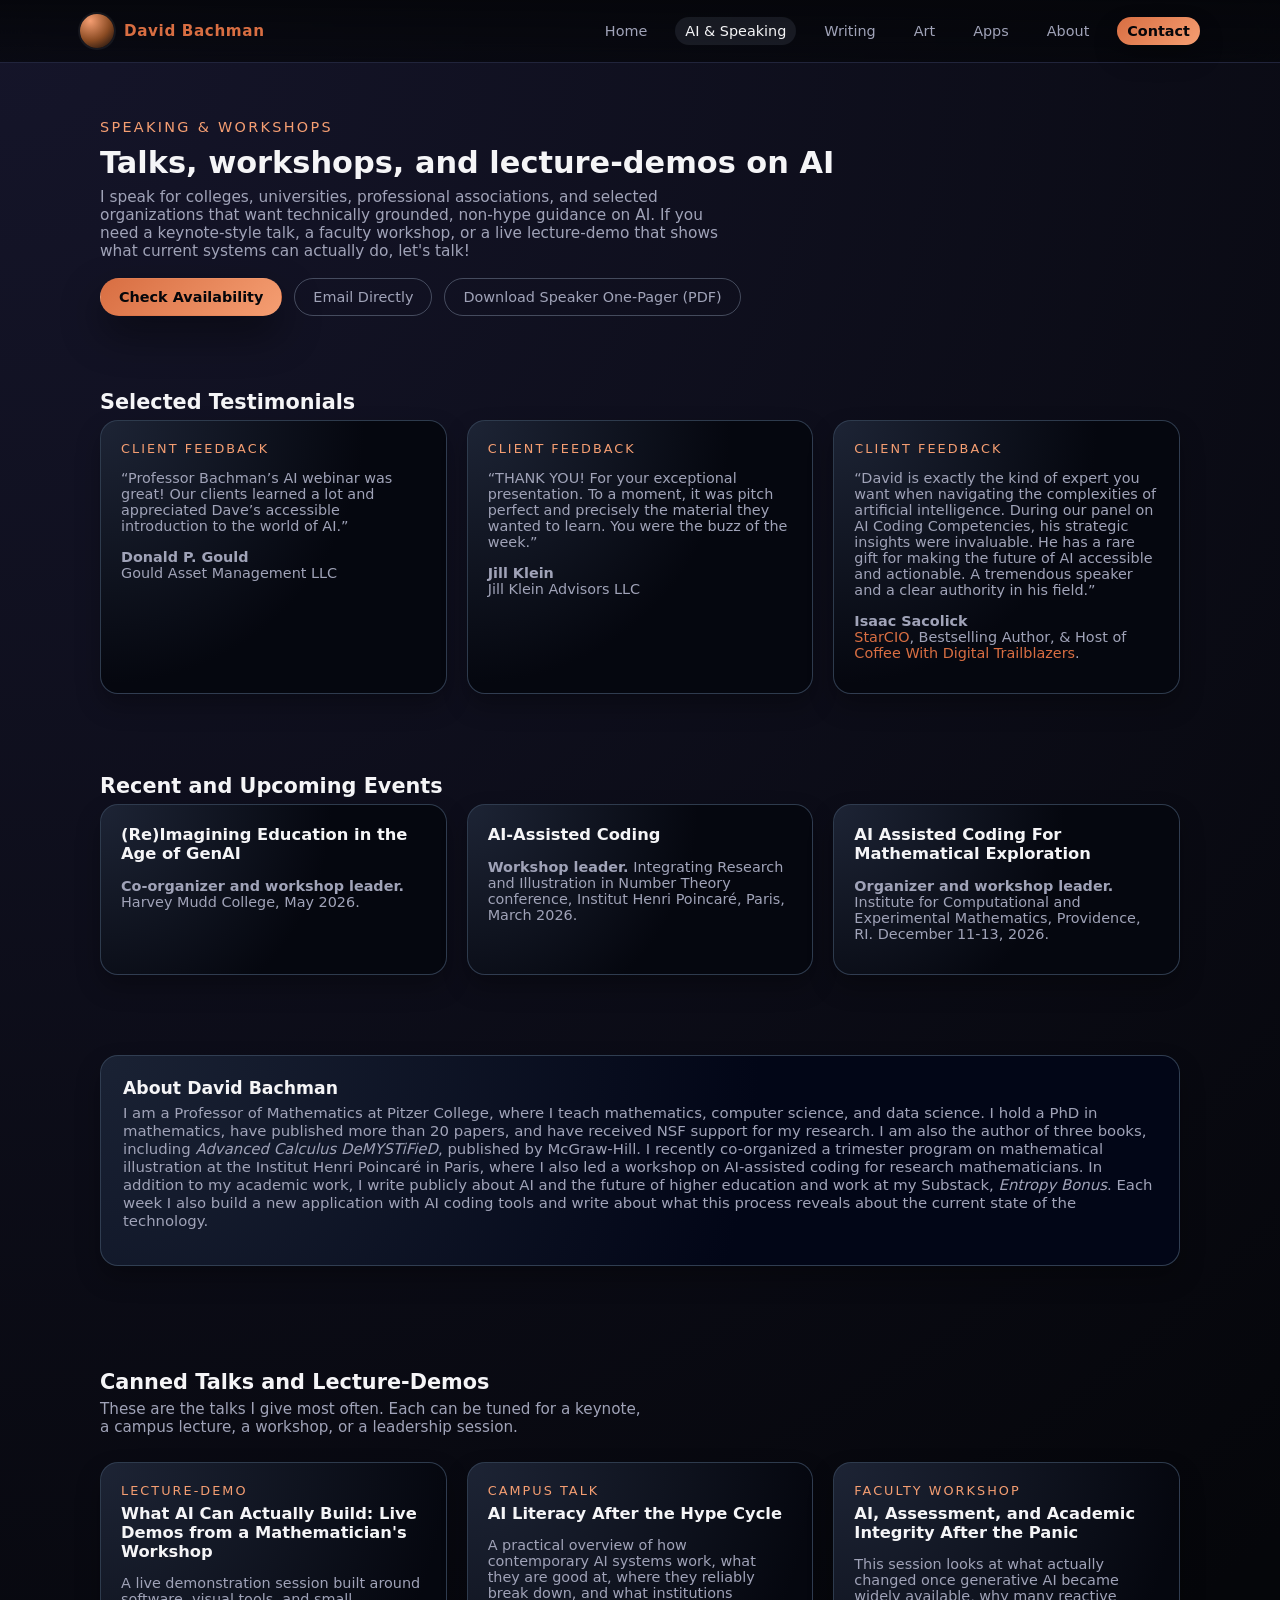
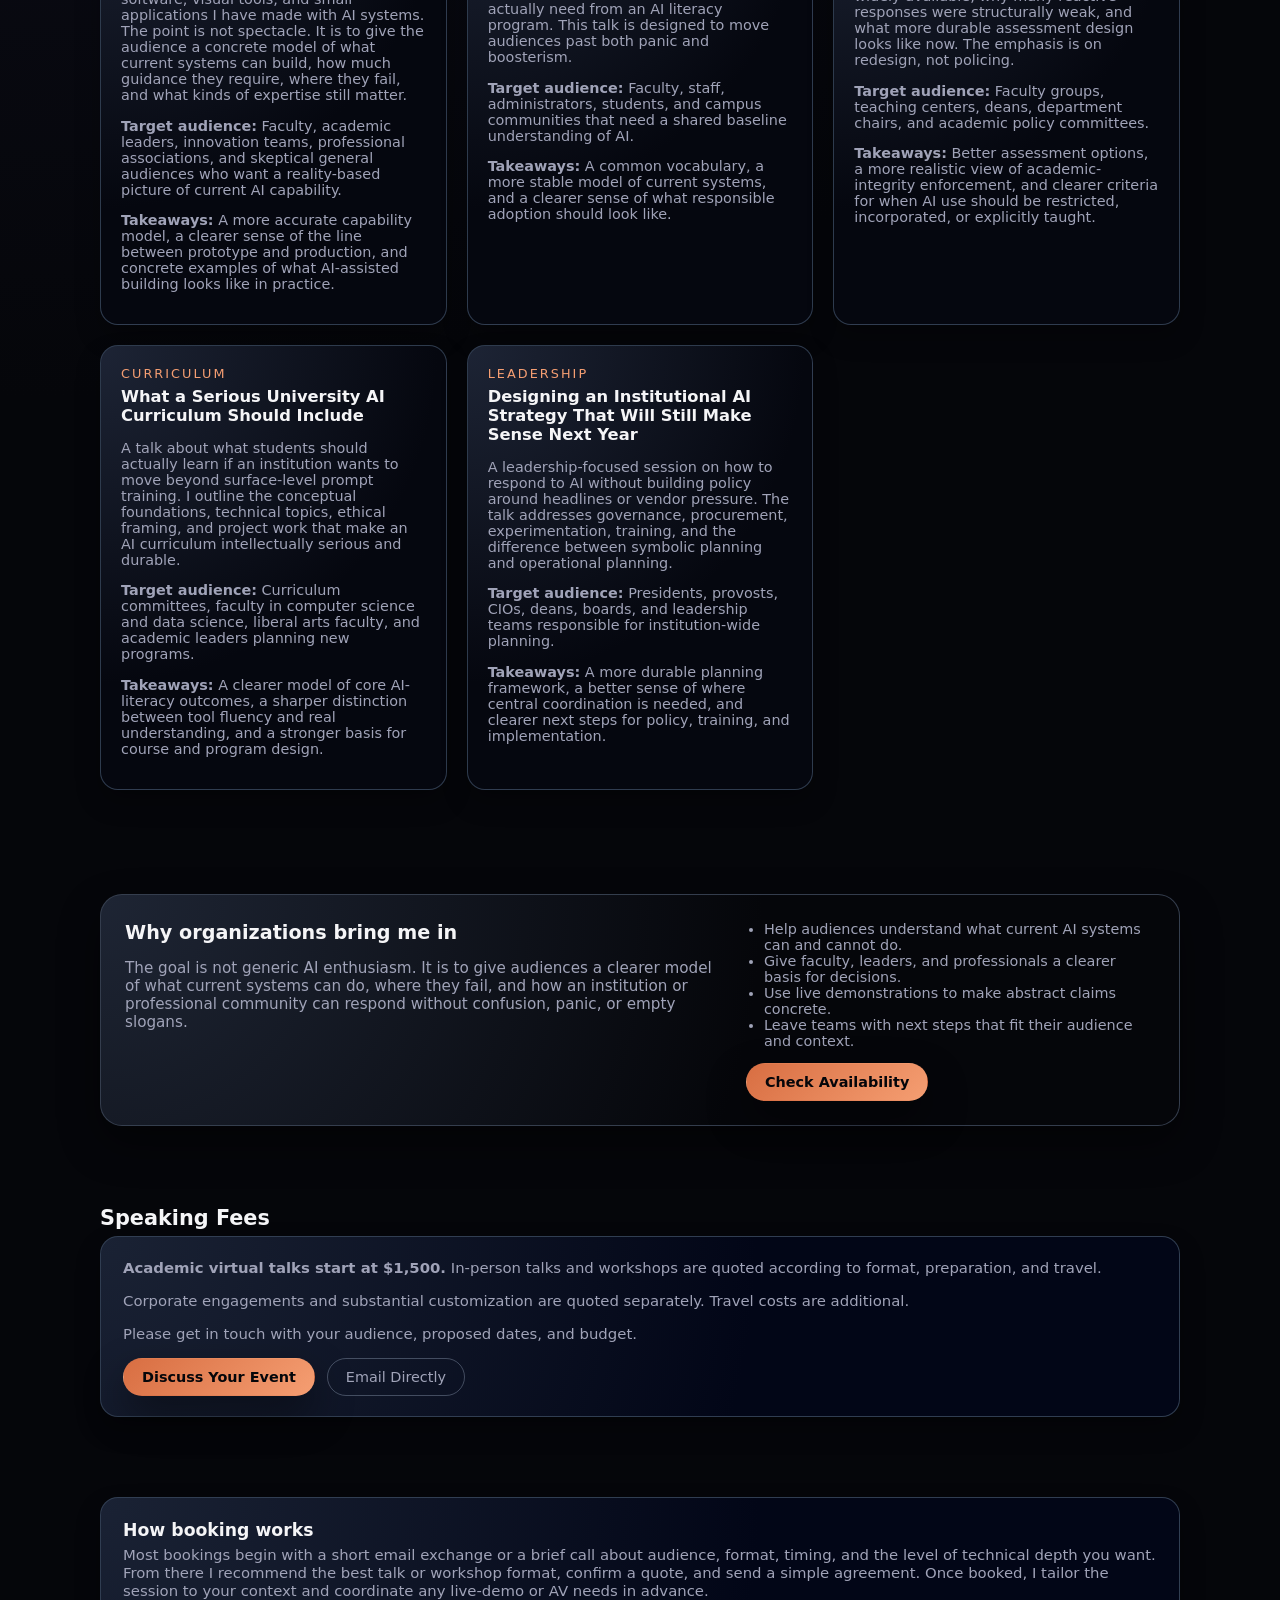
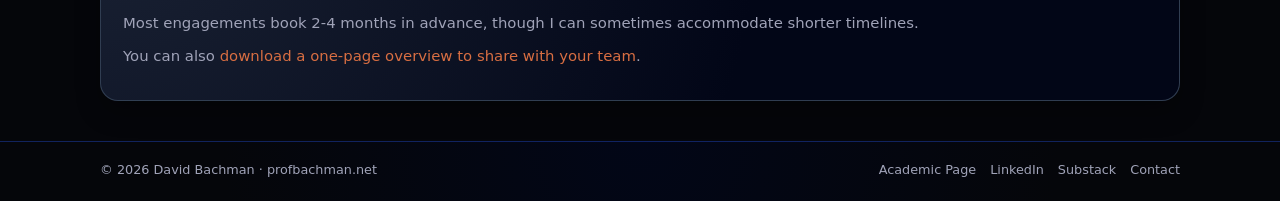
<file: work-with-me.html>
<!DOCTYPE html>
<html lang="en">
  <head>
    <meta charset="UTF-8" />
    <title>Work With Me - David Bachman</title>
    <meta http-equiv="refresh" content="0;url=ai-speaking.html" />
  </head>
  <body>
    <p>If you are not redirected, <a href="ai-speaking.html">click here</a>.</p>
  </body>
</html>
</file>
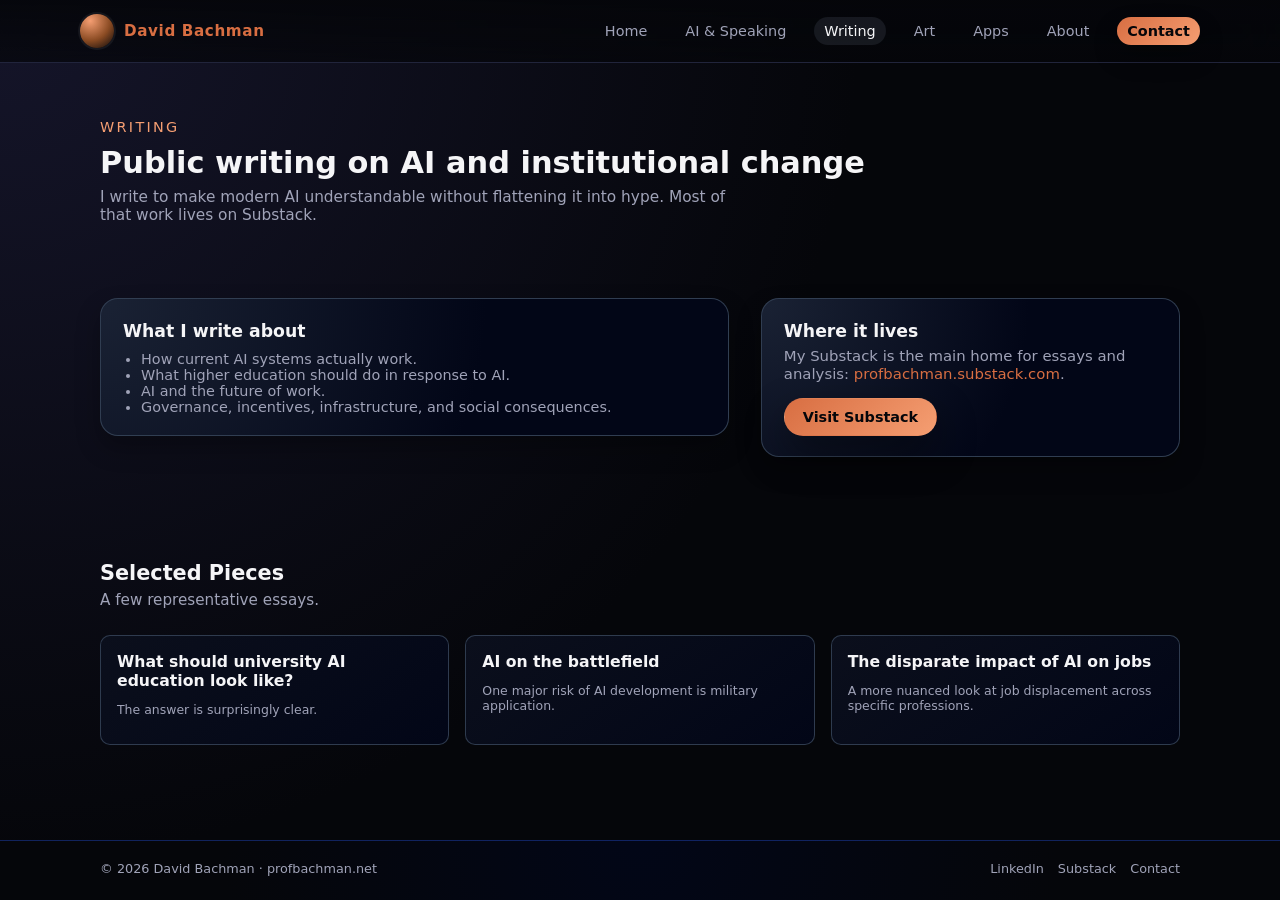
<file: writing.html>
<!DOCTYPE html>
<html lang="en">
  <head>
    <meta charset="UTF-8" />
    <title>Writing - David Bachman</title>
    <meta
      name="description"
      content="Selected writing by David Bachman on AI, higher education, work, and public understanding."
    />
    <meta name="viewport" content="width=device-width, initial-scale=1" />
    <link rel="stylesheet" href="style.css?v=20260323" />
  </head>
  <body>
    <header class="site-header">
      <div class="container nav">
        <a href="index.html" class="nav-brand">
          <div class="nav-logo" aria-hidden="true"></div>
          <div class="nav-title">David Bachman</div>
        </a>
        <button class="nav-menu-toggle" id="navToggle">Menu</button>
        <nav class="nav-links" id="navLinks">
          <a href="index.html" class="nav-link">Home</a>
          <a href="ai-speaking.html" class="nav-link">AI & Speaking</a>
          <a href="writing.html" class="nav-link" aria-current="page">Writing</a>
          <a href="art.html" class="nav-link">Art</a>
          <a href="apps.html" class="nav-link">Apps</a>
          <a href="about.html" class="nav-link">About</a>
          <a href="contact.html" class="nav-link nav-link--primary">Contact</a>
        </nav>
      </div>
    </header>

    <main>
      <section class="page-hero">
        <div class="container">
          <div class="hero-kicker">Writing</div>
          <h1 class="page-hero-title">Public writing on AI and institutional change</h1>
          <p class="page-hero-subtitle">
            I write to make modern AI understandable without flattening it into hype. Most of
            that work lives on Substack.
          </p>
        </div>
      </section>

      <section class="section section--tight">
        <div class="container split">
          <div class="panel">
            <h3>What I write about</h3>
            <ul class="panel-list">
              <li>How current AI systems actually work.</li>
              <li>What higher education should do in response to AI.</li>
              <li>AI and the future of work.</li>
              <li>Governance, incentives, infrastructure, and social consequences.</li>
            </ul>
          </div>
          <div class="panel">
            <h3>Where it lives</h3>
            <p>
              My Substack is the main home for essays and analysis:
              <a href="https://profbachman.substack.com" target="_blank" rel="noreferrer"
                >profbachman.substack.com</a
              >.
            </p>
            <div class="link-cluster">
              <a
                href="https://profbachman.substack.com"
                class="button button--primary"
                target="_blank"
                rel="noreferrer"
                >Visit Substack</a
              >
            </div>
          </div>
        </div>
      </section>

      <section class="section">
        <div class="container">
          <h2 class="section-heading">Selected Pieces</h2>
          <p class="section-subtitle">A few representative essays.</p>
          <div class="post-grid">
            <a
              href="https://profbachman.substack.com/p/what-should-university-ai-education"
              class="post-card"
              target="_blank"
              rel="noreferrer"
            >
              <h3 class="post-title">What should university AI education look like?</h3>
              <p class="post-meta">The answer is surprisingly clear.</p>
            </a>
            <a
              href="https://profbachman.substack.com/p/ai-on-the-battlefield"
              class="post-card"
              target="_blank"
              rel="noreferrer"
            >
              <h3 class="post-title">AI on the battlefield</h3>
              <p class="post-meta">One major risk of AI development is military application.</p>
            </a>
            <a
              href="https://profbachman.substack.com/p/the-disparate-impact-of-ai-on-jobs"
              class="post-card"
              target="_blank"
              rel="noreferrer"
            >
              <h3 class="post-title">The disparate impact of AI on jobs</h3>
              <p class="post-meta">
                A more nuanced look at job displacement across specific professions.
              </p>
            </a>
          </div>
        </div>
      </section>
    </main>

    <footer class="site-footer">
      <div class="container footer-inner">
        <div>© <span id="year"></span> David Bachman · profbachman.net</div>
        <div class="footer-links">
          <a
            href="https://www.linkedin.com/in/david-bachman-214b5237a/"
            target="_blank"
            rel="noreferrer"
            >LinkedIn</a
          >
          <a href="https://profbachman.substack.com" target="_blank" rel="noreferrer"
            >Substack</a
          >
          <a href="contact.html">Contact</a>
        </div>
      </div>
    </footer>

    <script>
      document.getElementById("year").textContent = new Date().getFullYear();
      const navToggle = document.getElementById("navToggle");
      const navLinks = document.getElementById("navLinks");
      if (navToggle && navLinks) {
        navToggle.addEventListener("click", () => {
          navToggle.classList.toggle("open");
        });
      }
    </script>
  </body>
</html>
</file>
<file: style.css>
/* ---------- Base ---------- */

*,
*::before,
*::after {
  box-sizing: border-box;
}

:root {
  --bg: #05060a;
  --bg-alt: #0b0d14;
  --bg-soft: #141726;
  --text: #f5f5f7;
  --muted: #a0a3b8;
  --accent: #d86e42;      /* orange, from sculpture */
  --accent-soft: #f59e72;
  --accent-purple: #f59e72;
  --border-subtle: #8a4b23;
  --font-sans: system-ui, -apple-system, BlinkMacSystemFont, "SF Pro Text",
    "Helvetica Neue", Arial, sans-serif;
  --radius-lg: 18px;
  --radius-md: 10px;
  --shadow-soft: 0 18px 40px rgba(0, 0, 0, 0.45);
  --shadow-subtle: 0 12px 24px rgba(0, 0, 0, 0.28);
  --transition-fast: 0.15s ease-out;
}

html,
body {
  margin: 0;
  padding: 0;
  background: radial-gradient(circle at top left, #15152a 0, #05060a 55%);
  color: var(--text);
  font-family: var(--font-sans);
  -webkit-font-smoothing: antialiased;
}

body {
  display: flex;
  min-height: 100vh;
  flex-direction: column;
}

main {
  flex: 1;
}

a {
    color: var(--accent); /* your orange */
    text-decoration: none;
  }
  
  a:hover {
    color: var(--accent-soft); /* lighter orange */
  }
  

/* ---------- Layout helpers ---------- */

.container {
  width: 100%;
  max-width: 1120px;
  margin: 0 auto;
  padding: 0 20px;
}

.section {
  padding: 64px 0;
}

.section--tight {
  padding: 40px 0;
}

/* ---------- Top nav ---------- */

.site-header {
  position: sticky;
  top: 0;
  z-index: 40;
  backdrop-filter: blur(22px);
  background: linear-gradient(to bottom, rgba(5, 6, 10, 0.92), rgba(5, 6, 10, 0.7));
  border-bottom: 1px solid rgba(46, 51, 81, 0.7);
}

.nav {
  display: flex;
  align-items: center;
  justify-content: space-between;
  padding: 14px 0;
}

.nav-brand {
  display: flex;
  align-items: center;
  gap: 10px;
}

.nav-logo {
    width: 34px;
    height: 34px;
    border-radius: 999px;
    background: radial-gradient(
      circle at 30% 20%,
      #f59e72,   /* light orange */
      #8a4b23 55%, /* brown */
      #05060a 100%
    );
    box-shadow: 0 0 0 2px rgba(248, 250, 252, 0.06);
  }

.nav-title {
  font-weight: 600;
  letter-spacing: 0.04em;
  font-size: 0.95rem;
  color: var(--accent);
}

.nav-links {
  display: flex;
  align-items: center;
  gap: 18px;
  font-size: 0.9rem;
}

.nav-link {
  text-decoration: none;
  color: var(--muted);
  padding: 6px 10px;
  border-radius: 999px;
  transition: color var(--transition-fast), background var(--transition-fast);
}

.nav-link:hover {
  color: var(--text);
  background: rgba(148, 163, 184, 0.12);
}

.nav-link[aria-current="page"] {
  color: var(--text);
  background: rgba(148, 163, 184, 0.12);
}

.nav-link--primary {
  background: linear-gradient(135deg, var(--accent), var(--accent-purple));
  color: #05060a;
  font-weight: 600;
  box-shadow: var(--shadow-subtle);
}

.nav-link--primary:hover {
  filter: brightness(1.05);
}

.nav-link--primary[aria-current="page"] {
  color: #05060a;
}

/* mobile nav (simple) */
.nav-menu-toggle {
  display: none;
}

/* ---------- Hero ---------- */

.hero {
  padding: 60px 0 40px;
}

.hero-grid {
  display: grid;
  grid-template-columns: minmax(0, 1.35fr) minmax(0, 1fr);
  gap: 42px;
  align-items: center;
}

.hero-kicker {
  font-size: 0.9rem;
  letter-spacing: 0.16em;
  text-transform: uppercase;
  color: var(--accent-soft);
  margin-bottom: 10px;
}

.hero-title {
  font-size: clamp(2.1rem, 3vw, 2.7rem);
  line-height: 1.15;
  margin: 0 0 14px;
}

.hero-title span {
  background: linear-gradient(135deg, var(--accent-soft), var(--accent-purple));
  -webkit-background-clip: text;
  color: transparent;
}

.hero-text {
  color: var(--muted);
  font-size: 0.98rem;
  max-width: 32rem;
  margin-bottom: 24px;
}

.hero-actions {
  display: flex;
  flex-wrap: wrap;
  gap: 12px;
  margin-bottom: 18px;
}

.button {
  display: inline-flex;
  align-items: center;
  justify-content: center;
  gap: 6px;
  border-radius: 999px;
  border: 1px solid transparent;
  padding: 10px 18px;
  font-size: 0.9rem;
  text-decoration: none;
  cursor: pointer;
  white-space: nowrap;
  transition: background var(--transition-fast), border-color var(--transition-fast),
    color var(--transition-fast), transform var(--transition-fast),
    box-shadow var(--transition-fast);
}

.button--primary {
  background: linear-gradient(135deg, var(--accent), var(--accent-purple));
  color: #05060a;
  font-weight: 600;
  box-shadow: var(--shadow-soft);
}

.button--primary:hover {
  transform: translateY(-1px);
  box-shadow: 0 16px 40px rgba(0, 0, 0, 0.6);
}

.button--ghost {
  background: transparent;
  color: var(--muted);
  border-color: rgba(148, 163, 184, 0.4);
}

.button--ghost:hover {
  color: var(--text);
  border-color: rgba(248, 250, 252, 0.5);
  background: rgba(15, 23, 42, 0.55);
}

/* Hero meta line */

.hero-meta {
  font-size: 0.82rem;
  color: var(--muted);
}

/* Hero photo card */

.hero-photo-wrap {
  position: relative;
}

.hero-photo-card {
  position: relative;
  border-radius: 26px;
  overflow: hidden;
  background: radial-gradient(circle at top, #1f2937 0, #020617 60%);
  padding: 14px;
  box-shadow: var(--shadow-soft);
}

.hero-photo-inner {
  border-radius: 20px;
  overflow: hidden;
  border: 1px solid rgba(148, 163, 184, 0.35);
}

.hero-photo-inner img {
  display: block;
  width: 100%;
  height: auto;
}

/* Accent orbs from art */

.hero-orb {
  position: absolute;
  width: 120px;
  height: 120px;
  border-radius: 50%;
  background: radial-gradient(circle at 30% 20%, var(--accent), var(--accent-purple));
  filter: blur(14px);
  opacity: 0.16;
  z-index: -1;
}

.hero-orb--top {
  top: -38px;
  right: -18px;
}

.hero-orb--bottom {
  bottom: -40px;
  left: -26px;
}

/* ---------- "What I Do" cards ---------- */

.section-heading {
  margin: 0 0 6px;
  font-size: 1.3rem;
}

.section-subtitle {
  margin: 0 0 26px;
  font-size: 0.95rem;
  color: var(--muted);
  max-width: 34rem;
}

.card-grid {
  display: grid;
  grid-template-columns: repeat(3, minmax(0, 1fr));
  gap: 20px;
}

.card-grid--4 {
  grid-template-columns: repeat(4, minmax(0, 1fr));
}

.card {
  background: radial-gradient(circle at top left, #1d2435 0, #05070f 60%);
  border-radius: var(--radius-lg);
  padding: 20px 20px 18px;
  border: 1px solid rgba(51, 65, 85, 0.9);
  box-shadow: var(--shadow-subtle);
}

.card-label {
  font-size: 0.8rem;
  letter-spacing: 0.16em;
  text-transform: uppercase;
  color: var(--accent-soft);
  margin-bottom: 6px;
}

.card-title {
  font-size: 1.02rem;
  margin: 0 0 10px;
}

.card-body {
  font-size: 0.9rem;
  color: var(--muted);
}

.card-taglist {
  margin-top: 10px;
  display: flex;
  flex-wrap: wrap;
  gap: 6px;
}

.tag {
  font-size: 0.78rem;
  padding: 4px 9px;
  border-radius: 999px;
  background: rgba(148, 163, 184, 0.16);
  color: var(--muted);
}

/* ---------- Recent writing ---------- */

.post-grid {
  display: grid;
  grid-template-columns: repeat(3, minmax(0, 1fr));
  gap: 16px;
}

.post-card {
  border-radius: var(--radius-md);
  background: linear-gradient(145deg, #0b0f1c, #020617);
  border: 1px solid rgba(51, 65, 85, 0.9);
  padding: 16px 16px 14px;
  text-decoration: none;
  color: inherit;
  transition: transform var(--transition-fast), box-shadow var(--transition-fast),
    border-color var(--transition-fast), background var(--transition-fast);
}

.post-card:hover {
  transform: translateY(-2px);
  box-shadow: var(--shadow-subtle);
  border-color: rgba(148, 163, 184, 0.7);
  background: linear-gradient(145deg, #0f172a, #020617);
}

.post-title {
  margin: 0 0 8px;
  font-size: 0.98rem;
}

.post-meta {
  font-size: 0.78rem;
  color: var(--muted);
}

/* ---------- Why this matters ---------- */

.callout {
  border-radius: 22px;
  padding: 26px 24px 24px;
  background: radial-gradient(circle at top left, #1e2534 0, #05060a 60%);
  border: 1px solid rgba(55, 65, 81, 0.95);
  box-shadow: var(--shadow-soft);
  display: grid;
  grid-template-columns: minmax(0, 1.6fr) minmax(0, 1.1fr);
  gap: 26px;
}

.callout-title {
  margin: 0 0 8px;
  font-size: 1.2rem;
}

.callout-text {
  font-size: 0.95rem;
  color: var(--muted);
}

.callout-list {
  margin: 0;
  padding-left: 18px;
  font-size: 0.9rem;
  color: var(--muted);
}

/* ---------- Page-specific helpers ---------- */

.page-hero {
  padding: 56px 0 34px;
}

.page-hero-title {
  margin: 0 0 8px;
  font-size: 1.9rem;
}

.page-hero-subtitle {
  margin: 0;
  color: var(--muted);
  max-width: 40rem;
  font-size: 0.96rem;
}

.split {
  display: grid;
  grid-template-columns: minmax(0, 1.5fr) minmax(0, 1fr);
  gap: 32px;
  align-items: start;
}

.panel {
  background: radial-gradient(circle at top left, #1a2234 0, #020617 60%);
  border: 1px solid rgba(51, 65, 85, 0.95);
  border-radius: var(--radius-lg);
  padding: 22px 22px 20px;
  box-shadow: var(--shadow-subtle);
}

.panel h3 {
  margin-top: 0;
  margin-bottom: 6px;
  font-size: 1.08rem;
}

.panel p {
  margin-top: 0;
  color: var(--muted);
  font-size: 0.93rem;
}

.panel-list {
  margin: 10px 0 0;
  padding-left: 18px;
  color: var(--muted);
  font-size: 0.9rem;
}

.link-cluster {
  display: flex;
  flex-wrap: wrap;
  gap: 12px;
}

.bio-grid {
  display: grid;
  grid-template-columns: minmax(0, 0.9fr) minmax(0, 1.3fr);
  gap: 32px;
  align-items: start;
}

.media-card {
  border-radius: 24px;
  overflow: hidden;
  border: 1px solid rgba(51, 65, 85, 0.95);
  background: radial-gradient(circle at top, #1b2230 0, #020617 65%);
  box-shadow: var(--shadow-soft);
}

.media-card img {
  display: block;
  width: 100%;
  height: auto;
}

.gallery-grid {
  display: grid;
  grid-template-columns: repeat(auto-fit, minmax(220px, 1fr));
  gap: 18px;
}

.gallery-grid--compact {
  grid-template-columns: repeat(auto-fit, minmax(240px, 1fr));
}

.gallery-card {
  margin: 0;
  border-radius: 18px;
  overflow: hidden;
  border: 1px solid rgba(51, 65, 85, 0.95);
  background: radial-gradient(circle at top, #151b29 0, #020617 65%);
  box-shadow: var(--shadow-subtle);
}

.gallery-card img {
  display: block;
  width: 100%;
  height: 260px;
  object-fit: contain;
  background: rgba(2, 6, 23, 0.95);
}

.gallery-card figcaption {
  padding: 10px 12px 12px;
  font-size: 0.84rem;
  color: var(--muted);
}

.timeline-list {
  margin: 0;
  padding-left: 20px;
  color: var(--muted);
  display: grid;
  gap: 10px;
  font-size: 0.92rem;
}

.app-grid {
  display: grid;
  grid-template-columns: repeat(auto-fit, minmax(240px, 1fr));
  gap: 20px;
}

.app-card {
  background: radial-gradient(circle at top left, #1d2435 0, #05070f 60%);
  border-radius: var(--radius-lg);
  padding: 16px;
  border: 1px solid rgba(51, 65, 85, 0.9);
  box-shadow: var(--shadow-subtle);
}

.app-card h3 {
  margin: 0 0 8px;
  font-size: 1rem;
}

.app-card p {
  margin: 6px 0;
  color: var(--muted);
  font-size: 0.9rem;
}

.app-image {
  display: block;
  width: 100%;
  height: 220px;
  object-fit: contain;
  border-radius: 12px;
  border: 1px solid rgba(148, 163, 184, 0.35);
  background: rgba(2, 6, 23, 0.92);
  margin-bottom: 12px;
}

/* ---------- Contact form ---------- */

.form-grid {
  display: grid;
  grid-template-columns: minmax(0, 1.1fr) minmax(0, 1fr);
  gap: 32px;
}

.field {
  margin-bottom: 14px;
}

label {
  display: block;
  font-size: 0.85rem;
  margin-bottom: 4px;
  color: var(--muted);
}

input[type="text"],
input[type="email"],
textarea {
  width: 100%;
  border-radius: 10px;
  border: 1px solid rgba(51, 65, 85, 0.95);
  padding: 10px 12px;
  background: rgba(15, 23, 42, 0.9);
  color: var(--text);
  font-family: inherit;
  font-size: 0.9rem;
}

textarea {
  min-height: 140px;
  resize: vertical;
}

input:focus,
textarea:focus {
  outline: none;
  border-color: var(--accent-soft);
  box-shadow: 0 0 0 1px rgba(248, 250, 252, 0.12);
}

/* ---------- Footer ---------- */

.site-footer {
  border-top: 1px solid rgba(30, 64, 175, 0.5);
  padding: 20px 0 24px;
  background: radial-gradient(circle at top, #020617 0, #05060a 65%);
  font-size: 0.8rem;
  color: var(--muted);
}

.footer-inner {
  display: flex;
  justify-content: space-between;
  align-items: center;
  gap: 16px;
  flex-wrap: wrap;
}

.footer-links {
  display: flex;
  gap: 14px;
}

.footer-links a {
  color: var(--muted);
  text-decoration: none;
}

.footer-links a:hover {
  color: var(--text);
}

/* ---------- Responsive ---------- */

@media (max-width: 860px) {
  .hero-grid {
    grid-template-columns: minmax(0, 1fr);
  }

  .hero-photo-wrap {
    max-width: 360px;
    margin: 0 auto;
  }

  .card-grid,
  .post-grid {
    grid-template-columns: repeat(2, minmax(0, 1fr));
  }

  .card-grid--4 {
    grid-template-columns: repeat(2, minmax(0, 1fr));
  }

  .callout {
    grid-template-columns: minmax(0, 1fr);
  }

  .split {
    grid-template-columns: minmax(0, 1fr);
  }

  .form-grid {
    grid-template-columns: minmax(0, 1fr);
  }

  .bio-grid {
    grid-template-columns: minmax(0, 1fr);
  }
}

@media (max-width: 640px) {
  .nav-links {
    display: none;
  }

  .nav-menu-toggle {
    display: inline-flex;
    align-items: center;
    justify-content: center;
    border-radius: 999px;
    border: 1px solid rgba(75, 85, 99, 0.9);
    padding: 6px 10px;
    font-size: 0.8rem;
    color: var(--muted);
    background: rgba(15, 23, 42, 0.96);
  }

  .nav-menu-toggle.open + .nav-links {
    display: flex;
    flex-direction: column;
    position: absolute;
    right: 20px;
    top: 52px;
    padding: 10px 10px 12px;
    background: rgba(15, 23, 42, 0.98);
    border-radius: 14px;
    border: 1px solid rgba(75, 85, 99, 0.9);
    box-shadow: var(--shadow-soft);
    width: min(220px, 70vw);
  }

  .card-grid,
  .post-grid {
    grid-template-columns: minmax(0, 1fr);
  }

  .card-grid--4,
  .gallery-grid,
  .gallery-grid--compact,
  .app-grid {
    grid-template-columns: minmax(0, 1fr);
  }

  .section {
    padding: 46px 0;
  }
}
</file>
